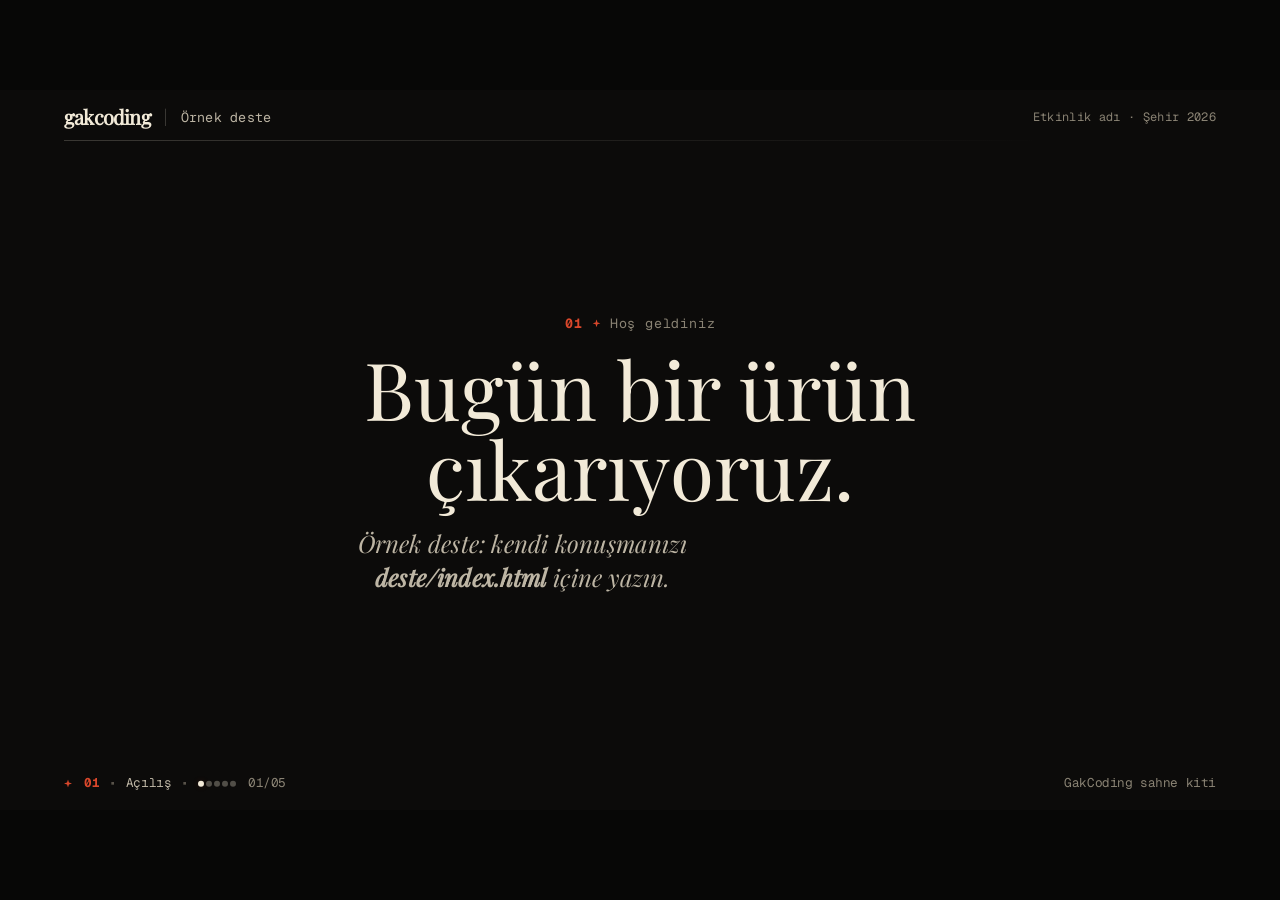
<file: deste/index.html>
<!DOCTYPE html>
<html lang="tr" data-paused="false" data-black="false">
<head>
<meta charset="utf-8">
<meta name="viewport" content="width=device-width, initial-scale=1">
<meta name="color-scheme" content="dark">
<!-- konuşmanın hedef süresi (dakika); sunucu görünümünde süre bunu geçince kızarır -->
<meta name="sure" content="10">
<title>Örnek deste · GakCoding sahne kiti</title>
<link rel="icon" href="data:,">
<link rel="stylesheet" href="fonts/fonts.css">
<link rel="stylesheet" href="fonts/fonts-gece.css">
<link rel="stylesheet" href="styles.css">
<link rel="stylesheet" href="tema-gece.css">
<link rel="stylesheet" href="yeni.css">
<script>
  /* koyu "gece" teması; açık klasik tema için bu satırı kaldırın */
  document.documentElement.dataset.tema = 'gece';
</script>
</head>
<body>
<!--
  ÖRNEK DESTE. Bu, sahne kitinin "Sunum" ekranında açılan yer tutucu destedir.
  Kendi konuşmanızı buraya yazın: her <section class="slide"> bir slayttır,
  <aside class="notes"> sunucu görünümündeki konuşmacı notudur.
  Kura slaydı (#kura) kura.js ile çalışır; takım ve konu listesi kura.js'in başındadır.
-->
<div class="viewport">
<div class="deck" id="deck" data-layout="statement">

  <div class="bg-field" aria-hidden="true"></div>
  <div class="bg-vignette" aria-hidden="true"></div>
  <div class="bg-art" id="bg-art" aria-hidden="true"></div>

  <header class="masthead">
    <div class="brand">
      <span class="brand-mark"><span class="bm-klasik">gakcoding</span><span class="bm-gece">gakcoding</span></span>
      <span class="brand-dot" aria-hidden="true"></span>
    </div>
    <span class="rule-v" aria-hidden="true"></span>
    <p class="series">Örnek deste</p>
    <span class="masthead-end">Etkinlik adı · Şehir 2026</span>
  </header>

  <main class="slides">

<section class="slide" data-layout="statement" data-chapter="Açılış">
<div class="head"><p class="kicker"><span class="kicker-num">01</span><span class="kicker-dot"></span><span class="kicker-text">Hoş geldiniz</span></p><h2 class="title">Bugün bir ürün çıkarıyoruz.</h2><p class="lede">Örnek deste: kendi konuşmanızı <b>deste/index.html</b> içine yazın.</p></div>
<aside class="notes"><p>Bu bir örnek slayttır. Konuşmacı notları sunucu görünümünde burada görünür.</p></aside></section>

<section class="slide" data-layout="statement" data-chapter="Akış">
<div class="head"><p class="kicker"><span class="kicker-num">02</span><span class="kicker-dot"></span><span class="kicker-text">Günün akışı</span></p><h2 class="title">Açılış, kura, kodlama, jüri, ödüller.</h2><p class="lede">Her adımın salon ekranı kontrol panelinden tek tıkla açılır.</p></div>
<aside class="notes"><p>Akışı kısaca anlat, ardından kuraya geç.</p></aside></section>

<section class="slide" data-layout="statement" data-chapter="Kurallar">
<div class="head"><p class="kicker"><span class="kicker-num">03</span><span class="kicker-dot"></span><span class="kicker-text">Kurallar</span></p><h2 class="title">6 saat. 15 takım. Tek ürün.</h2><p class="lede">Kodlama sayacı salon ekranında geri sayar.</p></div>
<aside class="notes"><p>Süreyi kontrol panelindeki Kodlama ekranından ayarla.</p></aside></section>

<section class="slide" data-layout="stack" data-chapter="Kura">
<div class="head"><h2 class="title"></h2></div><div class="body"><div class="kura" id="kura"></div></div>
<aside class="notes"><p>Boşluk, sağ ok, kumanda ya da tıklama çarkı çevirir. Takımlar sırayla gider, çıkan sayı konunun numarasıdır.</p><p>Yanlış çevirişte Son kurayı geri al, provadan sonra Çarkı sıfırla. İkisi de iki kez basma ister.</p></aside></section>

<section class="slide" data-layout="end" data-chapter="Kapanış">
<div class="head"><p class="kicker"><span class="kicker-num">04</span><span class="kicker-dot"></span><span class="kicker-text">Kodlama başlıyor</span></p><h2 class="title">Bol şans.</h2><p class="lede">Telefonunuzdan şarkı isteyebilir, fotoğraf gönderebilirsiniz.</p></div>
<aside class="notes"><p>Kontrol panelinden Kodlama ekranını yayınla.</p></aside></section>

  </main>

  <footer class="statusline">
    <span class="sl-dot" aria-hidden="true"></span>
    <span class="sl-num" id="sl-num">01</span>
    <span class="sl-sep" aria-hidden="true"></span>
    <span class="sl-name" id="sl-name"></span>
    <span class="sl-sep" aria-hidden="true"></span>
    <span class="sl-prog" id="sl-prog" aria-hidden="true"></span>
    <span class="sl-count" id="sl-count"></span>
    <span class="sl-gap"></span>
    <span class="sl-end">GakCoding sahne kiti</span>
  </footer>

  <div class="palette" id="palette" hidden>
    <input class="palette-input" id="palette-input" type="text" spellcheck="false" placeholder="Slayt ara ya da numara yaz" aria-label="Slayt ara">
    <div class="palette-hint"><kbd class="kbd">↑</kbd><kbd class="kbd">↓</kbd> seç · <kbd class="kbd">Enter</kbd> git · <kbd class="kbd">Esc</kbd> kapat</div>
    <ul class="palette-list" id="palette-list" role="listbox"></ul>
  </div>

  <div class="toast" id="toast" role="status" aria-live="polite"></div>
  <canvas class="wipe" id="wipe" aria-hidden="true"></canvas>
  <div class="grain" aria-hidden="true"></div>
</div>
</div>

<div class="blackout" aria-hidden="true"></div>

<script type="module" src="deck.js"></script>
<script type="module" src="sahne-kopru.js"></script>
<script src="kura.js"></script>
</body>
</html>
</file>
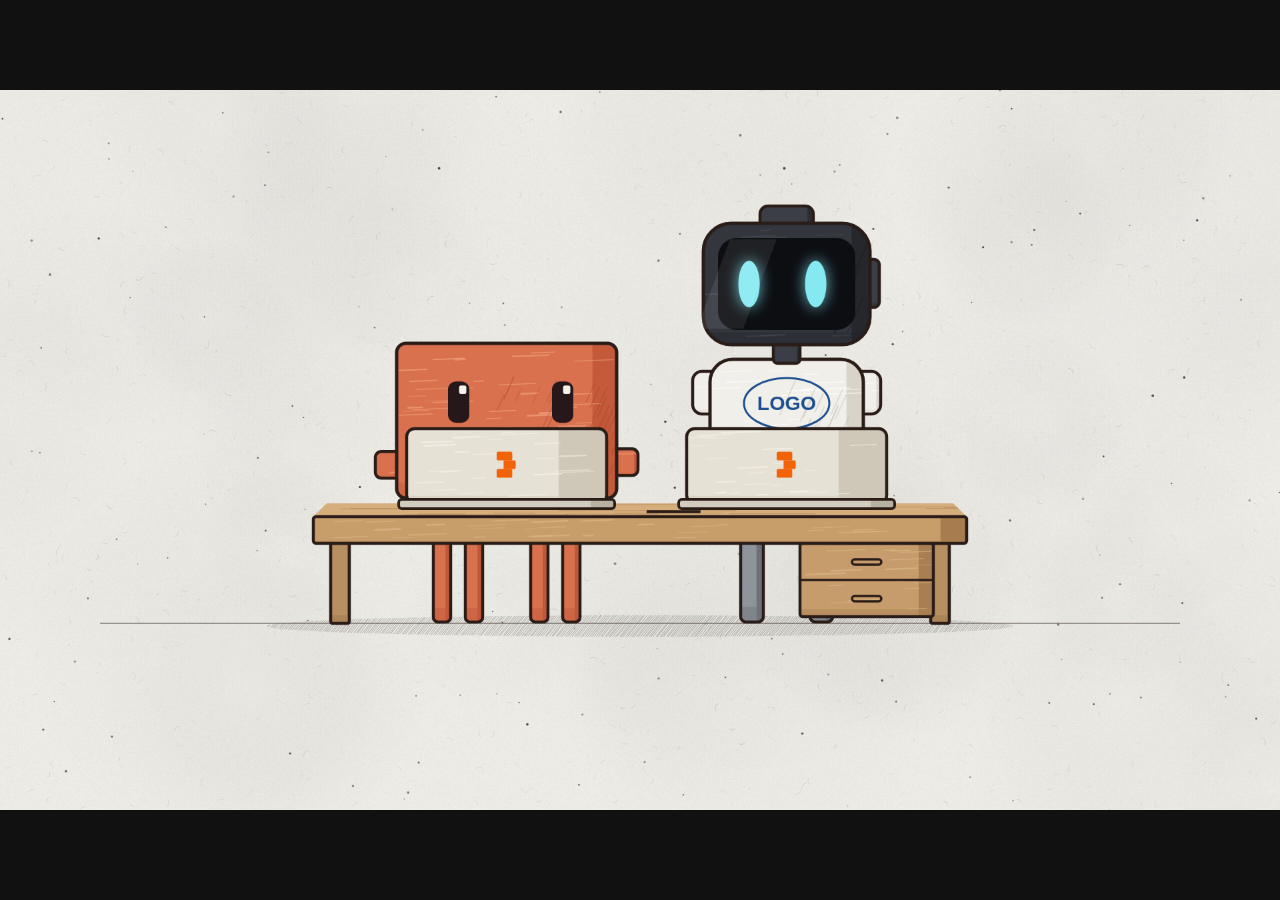
<file: giris-videosu/index.html>
<!doctype html>
<html lang="tr">
<head>
<meta charset="utf-8">
<title>GakCoding Giriş</title>
<style>
@font-face { font-family: 'Geist Mono'; src: url('../sahne-ekranlari/fonts/geist-mono-latin.woff2') format('woff2'); }
@font-face { font-family: 'Geist Mono'; src: url('../sahne-ekranlari/fonts/geist-mono-latin-ext.woff2') format('woff2'); unicode-range: U+0100-024F; }
html, body { margin: 0; background: #111; height: 100%; display: grid; place-items: center; overflow: hidden; }
canvas { width: 100vw; height: 56.25vw; max-height: 100vh; max-width: 177.78vh; }
</style>
</head>
<body>
<canvas id="c"></canvas>
<script src="sahne.js"></script>
</body>
</html>
</file>
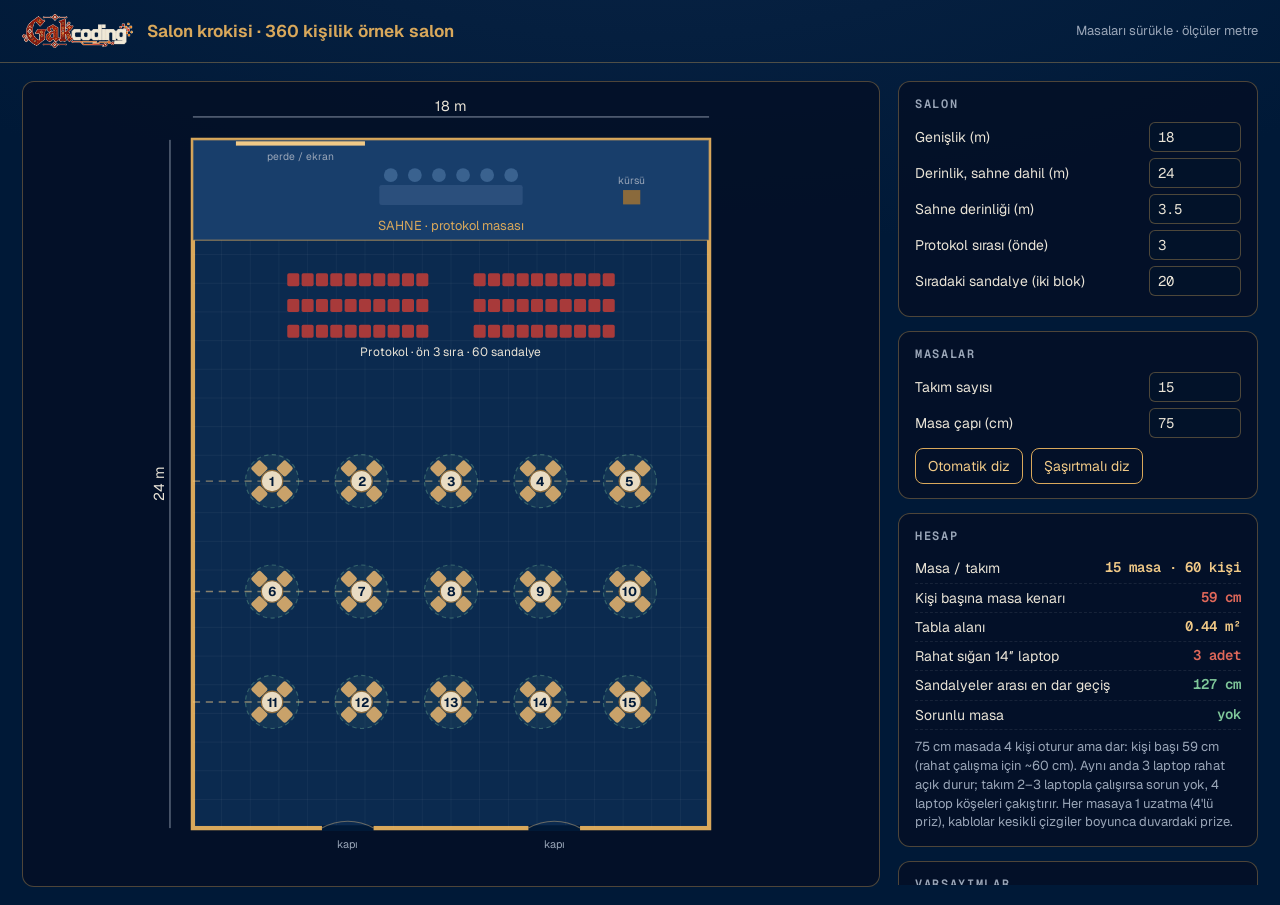
<file: salon-krokisi/index.html>
<!doctype html>
<html lang="tr">
<head>
<meta charset="utf-8">
<meta name="viewport" content="width=device-width, initial-scale=1">
<title>GakCoding Salon Krokisi</title>
<link rel="stylesheet" href="../sahne-ekranlari/fonts/fonts-efe.css">
<style>
  /* Kuşbakışı salon planı: solda ölçekli çizim (1 birim = 1 metre), sağda ayarlar ve hesaplar */
  :root {
    --bg: #001937; --panel: rgba(4,16,38,.85); --edge: rgba(217,168,91,.35);
    --gold: #d9a85b; --gold-bright: #f0c987; --fg: #e9e3d6; --fg-mute: #9aa6b8;
    --zemin: #0b2a4f; --sahne: #183e6b; --kirmizi: #e0685a; --yesil: #7fc79a;
  }
  * { box-sizing: border-box; }
  body { margin: 0; background: radial-gradient(120% 80% at 50% -20%, #0a2547, transparent 60%) fixed, var(--bg); color: var(--fg); font: 15px/1.45 'Geist', system-ui, sans-serif; }
  header { display: flex; align-items: center; gap: 14px; padding: 14px 22px; border-bottom: 1px solid var(--edge); }
  header img { height: 34px; }
  header h1 { font-size: 17px; color: var(--gold); margin: 0; font-weight: 650; }
  header p { margin: 0 0 0 auto; color: var(--fg-mute); font-size: 13px; }
  main { display: grid; grid-template-columns: minmax(0, 1fr) 360px; gap: 18px; padding: 18px 22px; }
  @media (max-width: 1000px) { main { grid-template-columns: 1fr; } }
  .cizim { background: var(--panel); border: 1px solid var(--edge); border-radius: 12px; padding: 12px; min-width: 0; }
  /* plan tek ekrana sığsın: yükseklik pencereye göre, genişlik orana göre */
  svg { width: 100%; height: calc(100vh - 120px); min-height: 360px; display: block; touch-action: none; user-select: none; }
  aside { max-height: calc(100vh - 96px); overflow-y: auto; }
  @media (max-width: 1000px) { aside { max-height: none; } }
  aside { display: flex; flex-direction: column; gap: 14px; }
  section { background: var(--panel); border: 1px solid var(--edge); border-radius: 12px; padding: 14px 16px; }
  h2 { margin: 0 0 10px; font: 600 12px 'Geist Mono', monospace; letter-spacing: .14em; text-transform: uppercase; color: var(--fg-mute); }
  label { display: grid; grid-template-columns: 1fr 92px; align-items: center; gap: 8px; margin: 6px 0; font-size: 14px; }
  input[type=number] { width: 100%; background: #021229; color: var(--fg); border: 1px solid var(--edge); border-radius: 6px; padding: 5px 8px; font: 14px 'Geist Mono', monospace; }
  .dugmeler { display: flex; gap: 8px; flex-wrap: wrap; margin-top: 10px; }
  button { background: transparent; color: var(--gold-bright); border: 1px solid var(--gold); border-radius: 8px; padding: 7px 12px; font: inherit; font-size: 14px; cursor: pointer; }
  button:hover { background: rgba(217,168,91,.12); }
  .sonuc { font-size: 14px; }
  .sonuc div { display: flex; justify-content: space-between; gap: 10px; padding: 4px 0; border-bottom: 1px dashed rgba(255,255,255,.08); }
  .sonuc b { font: 600 14px 'Geist Mono', monospace; color: var(--gold-bright); font-variant-numeric: tabular-nums; }
  .uyari { color: var(--kirmizi) !important; }
  .iyi { color: var(--yesil) !important; }
  .not { font-size: 13px; color: var(--fg-mute); margin: 8px 0 0; }
  .not li { margin: 4px 0; }
  .masa { cursor: grab; }
  .masa.surukleniyor { cursor: grabbing; }
</style>
</head>
<body>
<header>
  <img src="../sahne-ekranlari/assets/giris/logo-gakcoding-acik.webp" alt="GakCoding">
  <h1>Salon krokisi · 360 kişilik örnek salon</h1>
  <p>Masaları sürükle · ölçüler metre</p>
</header>
<main>
  <div class="cizim"><svg id="plan"></svg></div>
  <aside>
    <section>
      <h2>Salon</h2>
      <label>Genişlik (m) <input id="g" type="number" step="0.5" min="10" max="40"></label>
      <label>Derinlik, sahne dahil (m) <input id="d" type="number" step="0.5" min="10" max="40"></label>
      <label>Sahne derinliği (m) <input id="sd" type="number" step="0.5" min="0" max="8"></label>
      <label>Protokol sırası (önde) <input id="ps" type="number" step="1" min="0" max="8"></label>
      <label>Sıradaki sandalye (iki blok) <input id="pk" type="number" step="2" min="4" max="30"></label>
    </section>
    <section>
      <h2>Masalar</h2>
      <label>Takım sayısı <input id="t" type="number" step="1" min="1" max="40"></label>
      <label>Masa çapı (cm) <input id="mc" type="number" step="5" min="50" max="180"></label>
      <div class="dugmeler">
        <button id="diz">Otomatik diz</button>
        <button id="sasirt">Şaşırtmalı diz</button>
      </div>
    </section>
    <section class="sonuc" id="sonuc"></section>
    <section>
      <h2>Varsayımlar</h2>
      <ul class="not">
        <li>Resmî kaynak salonu “360 kişilik çok amaçlı salon” diye veriyor, ölçü yayınlanmamış. Ölçüler fotoğraflardaki sandalye sayısından çıkarıldı: 2 blok × 10 sandalye, ~18 sıra, sandalye aralığı 0,5 m, sıra aralığı 0,9 m.</li>
        <li>Masa ölçüsü videodaki yuvarlak kafe masalarından (~75 cm). Sandalye masadan 55 cm taşar.</li>
        <li>Ön tarafta alçak sahne, protokol masası ve kürsü; protokol sıraları sahnenin önünde, takımlar arkada; kapılar arka duvarda.</li>
        <li>Gerçek ölçü farklıysa soldaki kutulara yaz, plan kendini günceller.</li>
      </ul>
    </section>
  </aside>
</main>
<script>
const NS = 'http://www.w3.org/2000/svg';
const svg = document.getElementById('plan');
const ANAHTAR = 'gak-salon-krokisi-2';
const VARSAYILAN = { g: 18, d: 24, sd: 3.5, ps: 3, pk: 20, t: 15, mc: 75 };
const SIRA = 0.9, KOLTUK = 0.5, KORIDOR = 1.5, SANDALYE = 0.55, GECIS = 0.9;

let A = { ...VARSAYILAN }, masalar = [];
try { const k = JSON.parse(localStorage.getItem(ANAHTAR)); if (k) { A = { ...A, ...k.A }; masalar = k.masalar || []; } } catch {}
const kaydet = () => { try { localStorage.setItem(ANAHTAR, JSON.stringify({ A, masalar })); } catch {} };

for (const k of Object.keys(VARSAYILAN)) {
  const el = document.getElementById(k);
  el.value = A[k];
  el.addEventListener('input', () => {
    const v = parseFloat(el.value); if (!isFinite(v)) return;
    A[k] = v;
    if (k === 't' || k === 'g' || k === 'd' || k === 'sd' || k === 'ps') diz(false);
    else ciz();
  });
}

// protokol sıraları sahnenin hemen önünde; masalar protokolün arkasından arka kapı önüne kadar
function alan() {
  const protokolBitis = protokolBas() + A.ps * SIRA;
  const ust = protokolBitis + (A.ps ? 1.5 : 0);  // protokolün arkasında 1,5 m geçiş
  const alt = A.d - 1.2;                        // arka kapı önü 1,2 m geçiş
  return { x0: 1.2, x1: A.g - 1.2, y0: ust, y1: alt };
}
const protokolBas = () => A.sd + 1.0;          // sahne önünde 1 m boşluk
const ayakIzi = () => A.mc / 200 + SANDALYE;   // masa + sandalye yarıçapı (m)

function diz(sasirt) {
  const { x0, x1, y0, y1 } = alan(), r = ayakIzi(), n = A.t;
  const adim = 2 * r + GECIS;
  // satırlar dengeli dolsun: 15 masa 6+6+3 değil 5+5+5
  const enCok = Math.max(1, Math.floor((x1 - x0 - 2 * r) / adim) + 1);
  const satir = Math.ceil(n / enCok), sutun = Math.ceil(n / satir);
  // satırlar arası rahat bir aralık; alan büyükse blok ortalanır
  const satirAdim = satir > 1 ? Math.min((y1 - y0 - 2 * r) / (satir - 1), 2 * r + 2) : 0;
  const basY = (y0 + y1) / 2 - satirAdim * (satir - 1) / 2;
  masalar = [];
  for (let i = 0; i < n; i++) {
    const s = Math.floor(i / sutun), c = i % sutun;
    const buSatir = Math.min(sutun, n - s * sutun);
    const genislik = x1 - x0, aralik = genislik / buSatir;
    let x = x0 + aralik * (c + 0.5);
    if (sasirt && s % 2) x += Math.min(aralik / 4, 0.8) * (c === buSatir - 1 ? -1 : 1);
    const y = basY + satirAdim * s;
    masalar.push({ x: +x.toFixed(2), y: +y.toFixed(2) });
  }
  ciz();
}

const el = (ad, o = {}, ana = svg) => { const e = document.createElementNS(NS, ad); for (const k in o) e.setAttribute(k, o[k]); ana.append(e); return e; };
const yazi = (x, y, t, o = {}, ana) => { const e = el('text', { x, y, 'font-size': 0.42, fill: '#9aa6b8', 'text-anchor': 'middle', 'font-family': 'Geist, sans-serif', ...o }, ana); e.textContent = t; return e; };

function ciz() {
  svg.innerHTML = '';
  const m = 1.6;                                 // ölçü çizgileri için kenar
  svg.setAttribute('viewBox', `${-m} ${-m} ${A.g + 2 * m} ${A.d + 2 * m}`);
  // zemin ve duvarlar
  el('rect', { x: 0, y: 0, width: A.g, height: A.d, fill: '#0b2a4f', stroke: '#d9a85b', 'stroke-width': 0.15 });
  // 1 m ızgara
  for (let x = 1; x < A.g; x++) el('line', { x1: x, y1: 0, x2: x, y2: A.d, stroke: 'rgba(255,255,255,.05)', 'stroke-width': 0.03 });
  for (let y = 1; y < A.d; y++) el('line', { x1: 0, y1: y, x2: A.g, y2: y, stroke: 'rgba(255,255,255,.05)', 'stroke-width': 0.03 });
  // sahne, protokol masası, kürsü, perde
  if (A.sd > 0) {
    el('rect', { x: 0, y: 0, width: A.g, height: A.sd, fill: '#183e6b', stroke: 'rgba(217,168,91,.5)', 'stroke-width': 0.05 });
    el('rect', { x: A.g / 2 - 2.5, y: A.sd * 0.45, width: 5, height: 0.7, fill: '#2b4f7c', rx: 0.08 });
    for (let i = 0; i < 6; i++) el('circle', { cx: A.g / 2 - 2.1 + i * 0.84, cy: A.sd * 0.45 - 0.35, r: 0.24, fill: '#3a628f' });
    el('rect', { x: A.g - 3, y: A.sd * 0.5, width: 0.6, height: 0.5, fill: '#8a6a3c' });
    yazi(A.g - 2.7, A.sd * 0.5 - 0.2, 'kürsü', { 'font-size': 0.36 });
    yazi(A.g / 2, A.sd - 0.35, 'SAHNE · protokol masası', { 'font-size': 0.45, fill: '#d9a85b' });
  }
  el('rect', { x: 1.5, y: 0.05, width: 4.5, height: 0.15, fill: '#f0c987' });
  yazi(3.75, 0.7, 'perde / ekran', { 'font-size': 0.36 });
  // kapılar arka duvarda
  for (const kx of [A.g * 0.3, A.g * 0.7]) {
    el('rect', { x: kx - 0.9, y: A.d - 0.1, width: 1.8, height: 0.2, fill: '#001937' });
    el('path', { d: `M${kx - 0.9} ${A.d} A1.8 1.8 0 0 1 ${kx + 0.9} ${A.d}`, fill: 'none', stroke: 'rgba(240,201,135,.4)', 'stroke-width': 0.04 });
    yazi(kx, A.d + 0.7, 'kapı', { 'font-size': 0.38 });
  }
  // protokol sıraları
  if (A.ps > 0) {
    const yari = Math.ceil(A.pk / 2), blok = yari * KOLTUK;
    const sx = A.g / 2 - KORIDOR / 2 - blok, sagx = A.g / 2 + KORIDOR / 2;
    for (let s = 0; s < A.ps; s++) {
      const y = protokolBas() + s * SIRA + 0.15;
      for (const bx of [sx, sagx]) for (let i = 0; i < yari; i++)
        el('rect', { x: bx + i * KOLTUK + 0.04, y, width: KOLTUK - 0.08, height: 0.45, rx: 0.06, fill: '#a83a3a' });
    }
    yazi(A.g / 2, protokolBas() + A.ps * SIRA + 0.35, `Protokol · ön ${A.ps} sıra · ${A.ps * yari * 2} sandalye`, { fill: '#e9e3d6', 'font-size': 0.42 });
  }
  // ölçüler
  el('line', { x1: 0, y1: -0.8, x2: A.g, y2: -0.8, stroke: '#9aa6b8', 'stroke-width': 0.03 });
  yazi(A.g / 2, -1, `${A.g} m`, { 'font-size': 0.5, fill: '#e9e3d6' });
  el('line', { x1: -0.8, y1: 0, x2: -0.8, y2: A.d, stroke: '#9aa6b8', 'stroke-width': 0.03 });
  yazi(-1, A.d / 2, `${A.d} m`, { 'font-size': 0.5, fill: '#e9e3d6', transform: `rotate(-90 -1 ${A.d / 2})` });
  // uzatma kablosu hatları: her masa sırası boyunca kenar duvara
  const satirlar = {};
  for (const t of masalar) (satirlar[Math.round(t.y * 2)] ||= []).push(t);
  for (const k in satirlar) {
    const s = satirlar[k].sort((a, b) => a.x - b.x), y = s[0].y;
    el('line', { x1: 0, y1: y, x2: s[s.length - 1].x, y2: y, stroke: '#f0c987', 'stroke-width': 0.05, 'stroke-dasharray': '0.25 0.2', opacity: 0.55 });
  }
  // masalar
  const r = ayakIzi(), mr = A.mc / 200, sorun = cakisanlar();
  masalar.forEach((t, i) => {
    const g = el('g', { class: 'masa', transform: `translate(${t.x} ${t.y})`, 'data-i': i });
    el('circle', { r, fill: sorun.has(i) ? 'rgba(224,104,90,.18)' : 'rgba(127,199,154,.07)', stroke: sorun.has(i) ? '#e0685a' : 'rgba(127,199,154,.35)', 'stroke-width': 0.04, 'stroke-dasharray': '0.15 0.12' }, g);
    for (let a = 0; a < 4; a++) {
      const aci = Math.PI / 4 + a * Math.PI / 2, u = mr + 0.25;
      el('rect', { x: -0.22, y: -0.22, width: 0.44, height: 0.44, rx: 0.08, fill: '#c9a26a', transform: `translate(${(Math.cos(aci) * u).toFixed(3)} ${(Math.sin(aci) * u).toFixed(3)}) rotate(${aci * 180 / Math.PI + 90})` }, g);
    }
    el('circle', { r: mr, fill: '#e9dcc3', stroke: '#8a6a3c', 'stroke-width': 0.04 }, g);
    yazi(0, 0.16, i + 1, { 'font-size': 0.45, fill: '#001937', 'font-weight': 700 }, g);
  });
  sonucYaz(sorun);
  kaydet();
}

// sandalyeleri birbirine 60 cm'den yakın masalar ya da duvara/protokole taşanlar
function cakisanlar() {
  const r = ayakIzi(), s = new Set(), { y1 } = alan();
  masalar.forEach((a, i) => {
    if (a.x - r < 0.3 || a.x + r > A.g - 0.3 || a.y - r < alan().y0 - 0.6 || a.y + r > y1 + 0.6) s.add(i);
    masalar.forEach((b, j) => { if (j > i && Math.hypot(a.x - b.x, a.y - b.y) < 2 * r + 0.6) { s.add(i); s.add(j); } });
  });
  return s;
}

function sonucYaz(sorun) {
  const r = ayakIzi();
  let enYakin = Infinity;
  masalar.forEach((a, i) => masalar.forEach((b, j) => { if (j > i) enYakin = Math.min(enYakin, Math.hypot(a.x - b.x, a.y - b.y) - 2 * r); }));
  const kisiBasi = Math.PI * A.mc / 4;                 // cm masa kenarı
  const tabla = Math.PI * (A.mc / 200) ** 2;            // m²
  const laptop = 0.33 * 0.23;                           // 14" laptop m²
  // yuvarlak tablada köşeler boşa gider; dört laptop ortada çakışır, alanın ~%55'i kullanılabilir
  const sigar = Math.floor(tabla * 0.55 / laptop);
  const iyi = (b) => b ? 'iyi' : 'uyari';
  document.getElementById('sonuc').innerHTML = `
    <h2>Hesap</h2>
    <div><span>Masa / takım</span><b>${masalar.length} masa · ${masalar.length * 4} kişi</b></div>
    <div><span>Kişi başına masa kenarı</span><b class="${iyi(kisiBasi >= 60)}">${kisiBasi.toFixed(0)} cm</b></div>
    <div><span>Tabla alanı</span><b>${tabla.toFixed(2)} m²</b></div>
    <div><span>Rahat sığan 14″ laptop</span><b class="${iyi(sigar >= 4)}">${sigar} adet</b></div>
    <div><span>Sandalyeler arası en dar geçiş</span><b class="${iyi(enYakin >= 0.9)}">${isFinite(enYakin) ? (enYakin * 100).toFixed(0) + ' cm' : '–'}</b></div>
    <div><span>Sorunlu masa</span><b class="${iyi(!sorun.size)}">${sorun.size ? [...sorun].map((i) => i + 1).join(', ') : 'yok'}</b></div>
    <p class="not">${A.mc}&nbsp;cm masada 4 kişi oturur ama dar: kişi başı ${kisiBasi.toFixed(0)}&nbsp;cm (rahat çalışma için ~60&nbsp;cm). Aynı anda ${sigar} laptop rahat açık durur; takım 2–3 laptopla çalışırsa sorun yok, 4 laptop köşeleri çakıştırır. Her masaya 1 uzatma (4'lü priz), kablolar kesikli çizgiler boyunca duvardaki prize.</p>`;
}

// sürükle bırak
let tutulan = null, fark;
const nokta = (e) => { const p = svg.createSVGPoint(); p.x = e.clientX; p.y = e.clientY; return p.matrixTransform(svg.getScreenCTM().inverse()); };
svg.addEventListener('pointerdown', (e) => {
  const g = e.target.closest('.masa'); if (!g) return;
  tutulan = +g.dataset.i; const p = nokta(e);
  fark = { x: masalar[tutulan].x - p.x, y: masalar[tutulan].y - p.y };
  svg.setPointerCapture(e.pointerId);
});
svg.addEventListener('pointermove', (e) => {
  if (tutulan === null) return;
  const p = nokta(e);
  masalar[tutulan] = { x: Math.round((p.x + fark.x) * 10) / 10, y: Math.round((p.y + fark.y) * 10) / 10 };
  ciz();
  svg.querySelector(`[data-i="${tutulan}"]`)?.classList.add('surukleniyor');
});
svg.addEventListener('pointerup', () => { tutulan = null; });
document.getElementById('diz').onclick = () => diz(false);
document.getElementById('sasirt').onclick = () => diz(true);

if (masalar.length !== A.t) diz(false); else ciz();
</script>
</body>
</html>
</file>
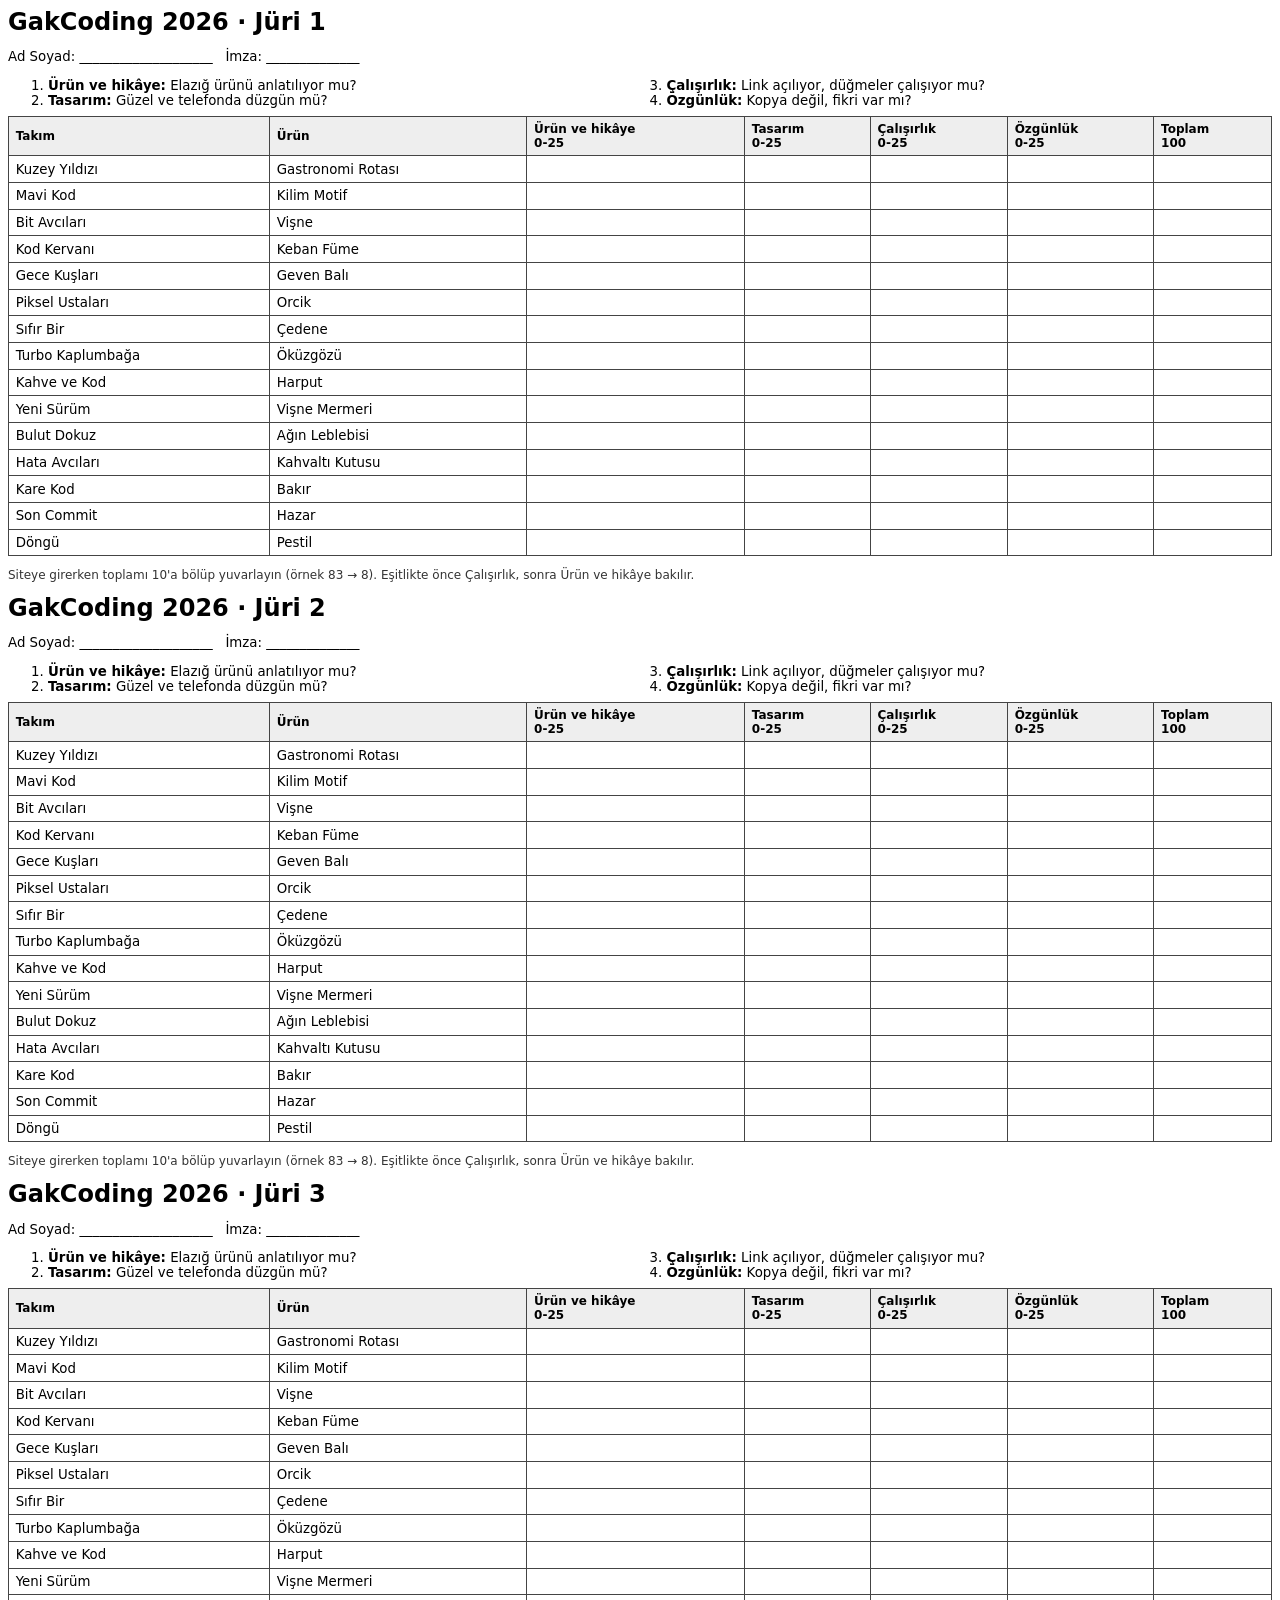
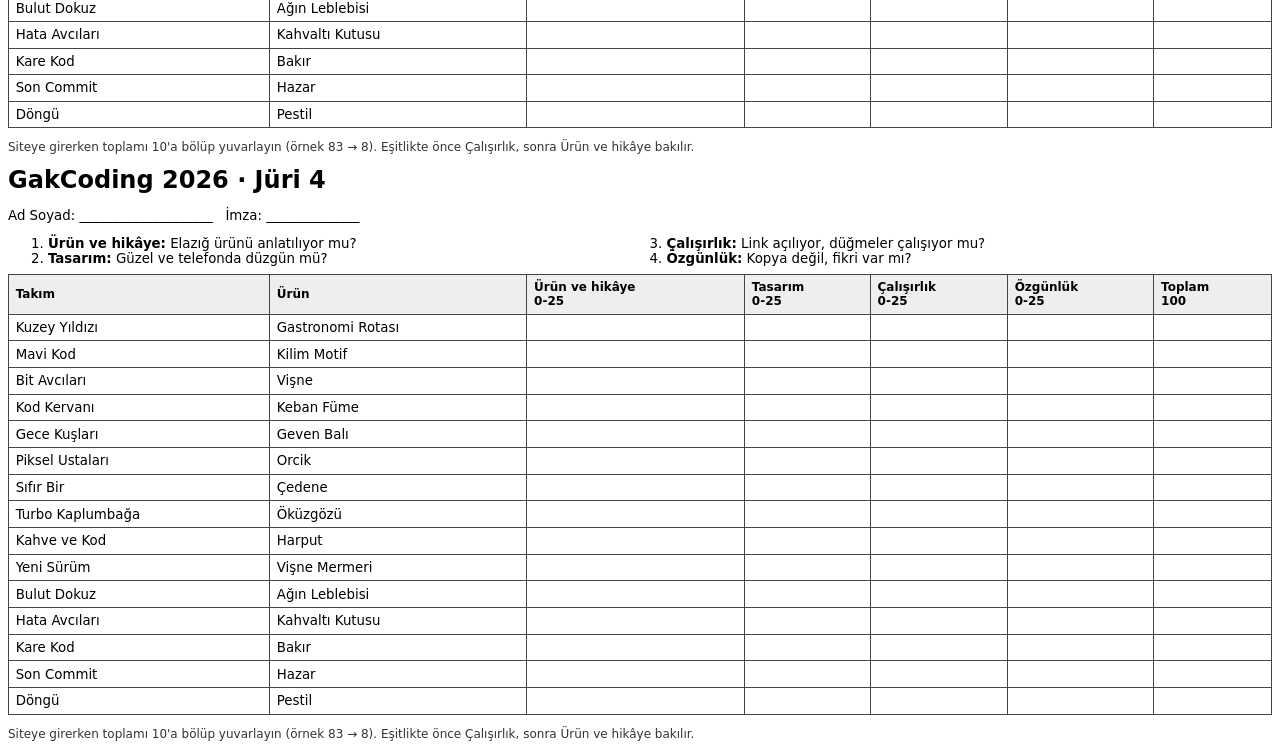
<file: juri/juri.html>
<!doctype html><meta charset=utf-8><title>Jüri oylama</title><style>@page{size:A4 landscape;margin:12mm}body{font-family:'DejaVu Sans',sans-serif;font-size:10pt}section{page-break-after:always}section:last-child{page-break-after:auto}h1{font-size:18pt;margin:0 0 6pt}ol{columns:2;margin:6pt 0}table{width:100%;border-collapse:collapse}th,td{border:1px solid #444;padding:4pt 5pt;text-align:left}th{background:#eee;font-size:9pt}.k{font-size:9pt;color:#333}</style><section><h1>GakCoding 2026 · Jüri 1</h1><p>Ad Soyad: ____________________ &nbsp; İmza: ______________</p><ol><li><b>Ürün ve hikâye:</b> Elazığ ürünü anlatılıyor mu?</li><li><b>Tasarım:</b> Güzel ve telefonda düzgün mü?</li><li><b>Çalışırlık:</b> Link açılıyor, düğmeler çalışıyor mu?</li><li><b>Özgünlük:</b> Kopya değil, fikri var mı?</li></ol>
<table><thead><tr><th>Takım</th><th>Ürün</th><th>Ürün ve hikâye<br>0-25</th><th>Tasarım<br>0-25</th><th>Çalışırlık<br>0-25</th><th>Özgünlük<br>0-25</th><th>Toplam<br>100</th></tr></thead><tbody><tr><td>Kuzey Yıldızı</td><td>Gastronomi Rotası</td><td></td><td></td><td></td><td></td><td></td></tr><tr><td>Mavi Kod</td><td>Kilim Motif</td><td></td><td></td><td></td><td></td><td></td></tr><tr><td>Bit Avcıları</td><td>Vişne</td><td></td><td></td><td></td><td></td><td></td></tr><tr><td>Kod Kervanı</td><td>Keban Füme</td><td></td><td></td><td></td><td></td><td></td></tr><tr><td>Gece Kuşları</td><td>Geven Balı</td><td></td><td></td><td></td><td></td><td></td></tr><tr><td>Piksel Ustaları</td><td>Orcik</td><td></td><td></td><td></td><td></td><td></td></tr><tr><td>Sıfır Bir</td><td>Çedene</td><td></td><td></td><td></td><td></td><td></td></tr><tr><td>Turbo Kaplumbağa</td><td>Öküzgözü</td><td></td><td></td><td></td><td></td><td></td></tr><tr><td>Kahve ve Kod</td><td>Harput</td><td></td><td></td><td></td><td></td><td></td></tr><tr><td>Yeni Sürüm</td><td>Vişne Mermeri</td><td></td><td></td><td></td><td></td><td></td></tr><tr><td>Bulut Dokuz</td><td>Ağın Leblebisi</td><td></td><td></td><td></td><td></td><td></td></tr><tr><td>Hata Avcıları</td><td>Kahvaltı Kutusu</td><td></td><td></td><td></td><td></td><td></td></tr><tr><td>Kare Kod</td><td>Bakır</td><td></td><td></td><td></td><td></td><td></td></tr><tr><td>Son Commit</td><td>Hazar</td><td></td><td></td><td></td><td></td><td></td></tr><tr><td>Döngü</td><td>Pestil</td><td></td><td></td><td></td><td></td><td></td></tr></tbody></table>
<p class="k">Siteye girerken toplamı 10'a bölüp yuvarlayın (örnek 83 → 8). Eşitlikte önce Çalışırlık, sonra Ürün ve hikâye bakılır.</p></section><section><h1>GakCoding 2026 · Jüri 2</h1><p>Ad Soyad: ____________________ &nbsp; İmza: ______________</p><ol><li><b>Ürün ve hikâye:</b> Elazığ ürünü anlatılıyor mu?</li><li><b>Tasarım:</b> Güzel ve telefonda düzgün mü?</li><li><b>Çalışırlık:</b> Link açılıyor, düğmeler çalışıyor mu?</li><li><b>Özgünlük:</b> Kopya değil, fikri var mı?</li></ol>
<table><thead><tr><th>Takım</th><th>Ürün</th><th>Ürün ve hikâye<br>0-25</th><th>Tasarım<br>0-25</th><th>Çalışırlık<br>0-25</th><th>Özgünlük<br>0-25</th><th>Toplam<br>100</th></tr></thead><tbody><tr><td>Kuzey Yıldızı</td><td>Gastronomi Rotası</td><td></td><td></td><td></td><td></td><td></td></tr><tr><td>Mavi Kod</td><td>Kilim Motif</td><td></td><td></td><td></td><td></td><td></td></tr><tr><td>Bit Avcıları</td><td>Vişne</td><td></td><td></td><td></td><td></td><td></td></tr><tr><td>Kod Kervanı</td><td>Keban Füme</td><td></td><td></td><td></td><td></td><td></td></tr><tr><td>Gece Kuşları</td><td>Geven Balı</td><td></td><td></td><td></td><td></td><td></td></tr><tr><td>Piksel Ustaları</td><td>Orcik</td><td></td><td></td><td></td><td></td><td></td></tr><tr><td>Sıfır Bir</td><td>Çedene</td><td></td><td></td><td></td><td></td><td></td></tr><tr><td>Turbo Kaplumbağa</td><td>Öküzgözü</td><td></td><td></td><td></td><td></td><td></td></tr><tr><td>Kahve ve Kod</td><td>Harput</td><td></td><td></td><td></td><td></td><td></td></tr><tr><td>Yeni Sürüm</td><td>Vişne Mermeri</td><td></td><td></td><td></td><td></td><td></td></tr><tr><td>Bulut Dokuz</td><td>Ağın Leblebisi</td><td></td><td></td><td></td><td></td><td></td></tr><tr><td>Hata Avcıları</td><td>Kahvaltı Kutusu</td><td></td><td></td><td></td><td></td><td></td></tr><tr><td>Kare Kod</td><td>Bakır</td><td></td><td></td><td></td><td></td><td></td></tr><tr><td>Son Commit</td><td>Hazar</td><td></td><td></td><td></td><td></td><td></td></tr><tr><td>Döngü</td><td>Pestil</td><td></td><td></td><td></td><td></td><td></td></tr></tbody></table>
<p class="k">Siteye girerken toplamı 10'a bölüp yuvarlayın (örnek 83 → 8). Eşitlikte önce Çalışırlık, sonra Ürün ve hikâye bakılır.</p></section><section><h1>GakCoding 2026 · Jüri 3</h1><p>Ad Soyad: ____________________ &nbsp; İmza: ______________</p><ol><li><b>Ürün ve hikâye:</b> Elazığ ürünü anlatılıyor mu?</li><li><b>Tasarım:</b> Güzel ve telefonda düzgün mü?</li><li><b>Çalışırlık:</b> Link açılıyor, düğmeler çalışıyor mu?</li><li><b>Özgünlük:</b> Kopya değil, fikri var mı?</li></ol>
<table><thead><tr><th>Takım</th><th>Ürün</th><th>Ürün ve hikâye<br>0-25</th><th>Tasarım<br>0-25</th><th>Çalışırlık<br>0-25</th><th>Özgünlük<br>0-25</th><th>Toplam<br>100</th></tr></thead><tbody><tr><td>Kuzey Yıldızı</td><td>Gastronomi Rotası</td><td></td><td></td><td></td><td></td><td></td></tr><tr><td>Mavi Kod</td><td>Kilim Motif</td><td></td><td></td><td></td><td></td><td></td></tr><tr><td>Bit Avcıları</td><td>Vişne</td><td></td><td></td><td></td><td></td><td></td></tr><tr><td>Kod Kervanı</td><td>Keban Füme</td><td></td><td></td><td></td><td></td><td></td></tr><tr><td>Gece Kuşları</td><td>Geven Balı</td><td></td><td></td><td></td><td></td><td></td></tr><tr><td>Piksel Ustaları</td><td>Orcik</td><td></td><td></td><td></td><td></td><td></td></tr><tr><td>Sıfır Bir</td><td>Çedene</td><td></td><td></td><td></td><td></td><td></td></tr><tr><td>Turbo Kaplumbağa</td><td>Öküzgözü</td><td></td><td></td><td></td><td></td><td></td></tr><tr><td>Kahve ve Kod</td><td>Harput</td><td></td><td></td><td></td><td></td><td></td></tr><tr><td>Yeni Sürüm</td><td>Vişne Mermeri</td><td></td><td></td><td></td><td></td><td></td></tr><tr><td>Bulut Dokuz</td><td>Ağın Leblebisi</td><td></td><td></td><td></td><td></td><td></td></tr><tr><td>Hata Avcıları</td><td>Kahvaltı Kutusu</td><td></td><td></td><td></td><td></td><td></td></tr><tr><td>Kare Kod</td><td>Bakır</td><td></td><td></td><td></td><td></td><td></td></tr><tr><td>Son Commit</td><td>Hazar</td><td></td><td></td><td></td><td></td><td></td></tr><tr><td>Döngü</td><td>Pestil</td><td></td><td></td><td></td><td></td><td></td></tr></tbody></table>
<p class="k">Siteye girerken toplamı 10'a bölüp yuvarlayın (örnek 83 → 8). Eşitlikte önce Çalışırlık, sonra Ürün ve hikâye bakılır.</p></section><section><h1>GakCoding 2026 · Jüri 4</h1><p>Ad Soyad: ____________________ &nbsp; İmza: ______________</p><ol><li><b>Ürün ve hikâye:</b> Elazığ ürünü anlatılıyor mu?</li><li><b>Tasarım:</b> Güzel ve telefonda düzgün mü?</li><li><b>Çalışırlık:</b> Link açılıyor, düğmeler çalışıyor mu?</li><li><b>Özgünlük:</b> Kopya değil, fikri var mı?</li></ol>
<table><thead><tr><th>Takım</th><th>Ürün</th><th>Ürün ve hikâye<br>0-25</th><th>Tasarım<br>0-25</th><th>Çalışırlık<br>0-25</th><th>Özgünlük<br>0-25</th><th>Toplam<br>100</th></tr></thead><tbody><tr><td>Kuzey Yıldızı</td><td>Gastronomi Rotası</td><td></td><td></td><td></td><td></td><td></td></tr><tr><td>Mavi Kod</td><td>Kilim Motif</td><td></td><td></td><td></td><td></td><td></td></tr><tr><td>Bit Avcıları</td><td>Vişne</td><td></td><td></td><td></td><td></td><td></td></tr><tr><td>Kod Kervanı</td><td>Keban Füme</td><td></td><td></td><td></td><td></td><td></td></tr><tr><td>Gece Kuşları</td><td>Geven Balı</td><td></td><td></td><td></td><td></td><td></td></tr><tr><td>Piksel Ustaları</td><td>Orcik</td><td></td><td></td><td></td><td></td><td></td></tr><tr><td>Sıfır Bir</td><td>Çedene</td><td></td><td></td><td></td><td></td><td></td></tr><tr><td>Turbo Kaplumbağa</td><td>Öküzgözü</td><td></td><td></td><td></td><td></td><td></td></tr><tr><td>Kahve ve Kod</td><td>Harput</td><td></td><td></td><td></td><td></td><td></td></tr><tr><td>Yeni Sürüm</td><td>Vişne Mermeri</td><td></td><td></td><td></td><td></td><td></td></tr><tr><td>Bulut Dokuz</td><td>Ağın Leblebisi</td><td></td><td></td><td></td><td></td><td></td></tr><tr><td>Hata Avcıları</td><td>Kahvaltı Kutusu</td><td></td><td></td><td></td><td></td><td></td></tr><tr><td>Kare Kod</td><td>Bakır</td><td></td><td></td><td></td><td></td><td></td></tr><tr><td>Son Commit</td><td>Hazar</td><td></td><td></td><td></td><td></td><td></td></tr><tr><td>Döngü</td><td>Pestil</td><td></td><td></td><td></td><td></td><td></td></tr></tbody></table>
<p class="k">Siteye girerken toplamı 10'a bölüp yuvarlayın (örnek 83 → 8). Eşitlikte önce Çalışırlık, sonra Ürün ve hikâye bakılır.</p></section>
</file>
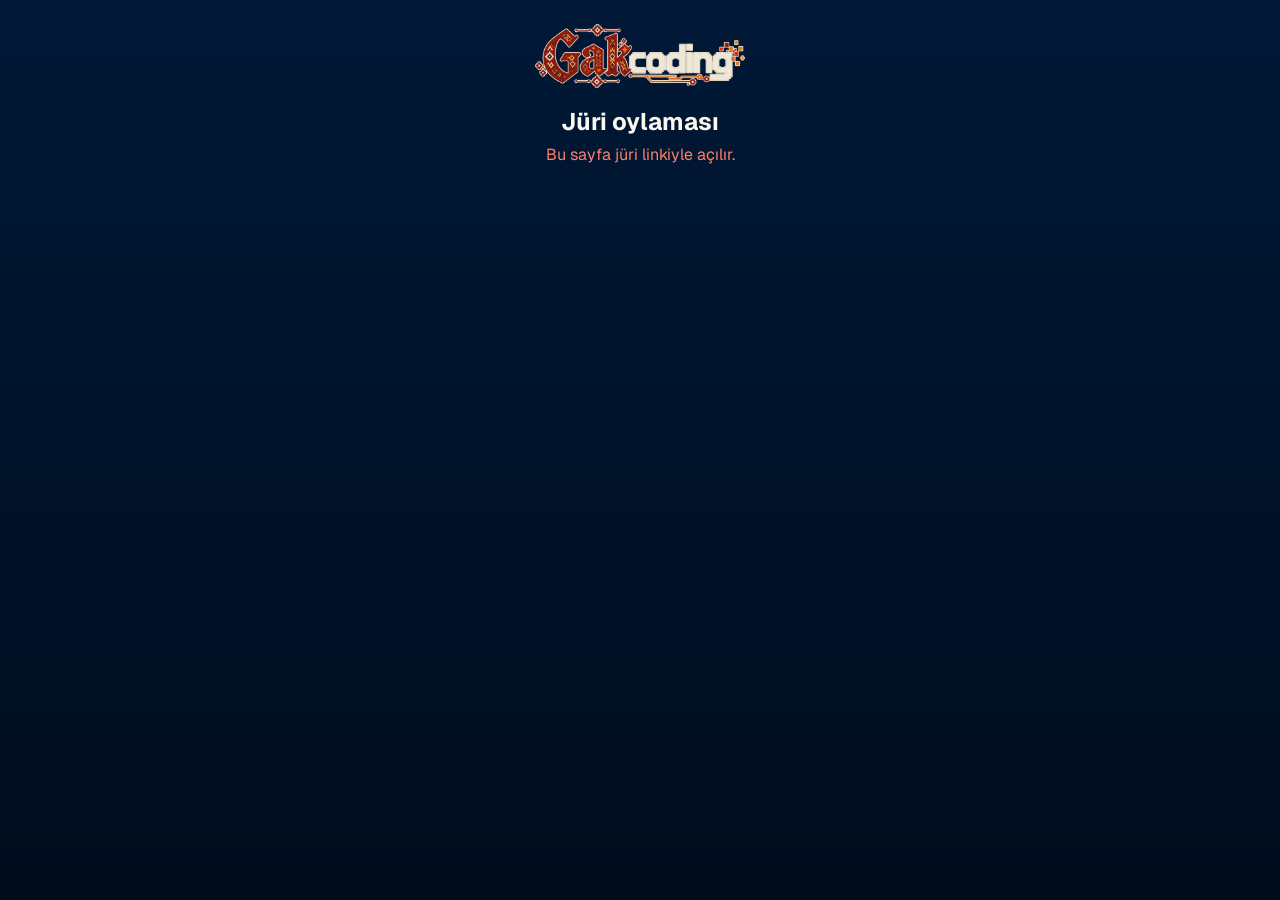
<file: sahne-sunucu/public/juri.html>
<!doctype html>
<html lang="tr">
<head>
<meta charset="utf-8">
<meta name="viewport" content="width=device-width, initial-scale=1, viewport-fit=cover">
<meta name="theme-color" content="#001937">
<meta name="referrer" content="no-referrer">
<meta name="robots" content="noindex">
<title>GakCoding · Jüri</title>
<link rel="stylesheet" href="fonts/fonts.css">
<style>
  :root { --bg: #001937; --bg-deep: #000c1c; --panel: rgba(4, 16, 38, 0.82); --edge: rgba(217, 168, 91, 0.38); --fg: #fbf6ee; --soft: #cdd3df; --mute: #8f9ab0; --gold: #d9a85b; --gold-bright: #f0c987; --slate: #4cd394; --clay: #ff7f66; }
  * { box-sizing: border-box; margin: 0; }
  body { min-height: 100dvh; color: var(--fg); font: 16px/1.45 'Geist', system-ui, sans-serif; background: linear-gradient(180deg, var(--bg), var(--bg-deep)); }
  main { max-width: 640px; margin: 0 auto; padding: max(24px, env(safe-area-inset-top)) 16px 96px; }
  header { text-align: center; margin-bottom: 20px; }
  header img { width: min(210px, 60vw); height: auto; }
  h1 { font-size: 24px; margin-top: 10px; }
  .not { color: var(--soft); margin-top: 4px; }
  .kart { border: 1px solid var(--edge); border-radius: 16px; background: var(--panel); padding: 16px; margin-top: 12px; }
  .kart.tamam { border-color: var(--slate); }
  .kart h2 { font-size: 20px; line-height: 1.2; overflow-wrap: anywhere; }
  .kart p { color: var(--gold-bright); font-size: 15px; margin-top: 2px; overflow-wrap: anywhere; }
  .kart a { display: inline-block; margin-top: 8px; color: var(--fg); font-size: 15px; overflow-wrap: anywhere; }
  .puanlar { display: grid; grid-template-columns: repeat(5, 1fr); gap: 6px; margin-top: 12px; }
  .puanlar button { min-height: 44px; font: 600 17px 'Geist', system-ui, sans-serif; color: var(--fg); background: rgba(0, 12, 28, .75); border: 1px solid var(--edge); border-radius: 10px; cursor: pointer; }
  .puanlar button[aria-pressed=true] { background: var(--gold); border-color: var(--gold); color: #1a1205; }
  .puanlar button:disabled { opacity: .5; cursor: default; }
  .alt { position: fixed; left: 0; right: 0; bottom: 0; padding: 12px 16px max(12px, env(safe-area-inset-bottom)); text-align: center; background: rgba(0, 12, 28, .94); border-top: 1px solid var(--edge); }
  .hata { color: var(--clay); }
</style>
</head>
<body>
<main>
  <header><img src="logo.webp" alt="GakCoding"><h1 id="baslik">Jüri oylaması</h1><p class="not" id="alt">Yükleniyor…</p></header>
  <div id="liste"></div>
</main>
<div class="alt" id="durum" hidden></div>
<script>
  const k = location.hash.slice(1), $ = (id) => document.getElementById(id);
  let V = null;
  const yaz = (m, hata) => { $('alt').textContent = m; $('alt').classList.toggle('hata', !!hata); };
  const post = async (yol, g) => {
    const r = await fetch(yol, { method: 'POST', headers: { 'content-type': 'application/json' }, body: JSON.stringify({ k, ...g }) });
    const d = await r.json().catch(() => ({}));
    if (!r.ok) throw new Error(d.hata || 'Bağlantı sorunu, tekrar dene.');
    return d;
  };
  function ciz() {
    $('baslik').textContent = `Merhaba ${V.ad}`;
    yaz(V.acik ? 'Her takıma 1-10 arası puan ver. Puanın anında kaydedilir, oylama kapanana kadar değiştirebilirsin. Puanını kimse göremez.' : 'Oylama şu an kapalı.');
    const liste = $('liste');
    liste.textContent = '';
    for (const t of V.takimlar) {
      const kart = document.createElement('article');
      kart.className = 'kart' + (V.oylarim[t.id] ? ' tamam' : '');
      const h = document.createElement('h2'); h.textContent = t.ad; kart.append(h);
      if (t.proje) { const p = document.createElement('p'); p.textContent = t.proje; kart.append(p); }
      if (t.site) { const a = document.createElement('a'); a.href = t.site; a.target = '_blank'; a.rel = 'noopener noreferrer'; a.textContent = 'Siteyi aç ↗'; kart.append(a); }
      const puanlar = document.createElement('div'); puanlar.className = 'puanlar';
      for (let p = 1; p <= 10; p++) {
        const b = document.createElement('button');
        b.textContent = p; b.disabled = !V.acik; b.setAttribute('aria-pressed', V.oylarim[t.id] === p);
        b.addEventListener('click', () => oyla(t.id, p));
        puanlar.append(b);
      }
      kart.append(puanlar); liste.append(kart);
    }
    const bitti = V.takimlar.filter((t) => V.oylarim[t.id]).length;
    $('durum').hidden = !V.takimlar.length; $('durum').textContent = `${bitti} / ${V.takimlar.length} takım puanlandı`;
  }
  async function oyla(takim, puan) {
    const eski = V.oylarim[takim];
    V.oylarim[takim] = puan; ciz();
    try { await post('/api/juri/oy', { takim, puan }); }
    catch (e) { V.oylarim[takim] = eski; ciz(); yaz(e.message, true); }
  }
  async function yukle() {
    try { V = await post('/api/juri/oku', {}); ciz(); }
    catch (e) { yaz(e.message, true); }
  }
  if (k) { yukle(); setInterval(() => { if (!document.hidden) yukle(); }, 30000); } else yaz('Bu sayfa jüri linkiyle açılır.', true);
</script>
</body>
</html>
</file>
<file: deste/fonts/fonts.css>
/* Yerel fontlar (SIL OFL). Sahnede internet olmasa da çalışır. */
/* Fraunces latin-ext */
@font-face {
  font-family: 'Fraunces';
  font-style: normal;
  font-weight: 400 900;
  font-display: swap;
  src: url(fraunces-latin-ext.woff2) format('woff2');
  unicode-range: U+0100-02BA, U+02BD-02C5, U+02C7-02CC, U+02CE-02D7, U+02DD-02FF, U+0304, U+0308, U+0329, U+1D00-1DBF, U+1E00-1E9F, U+1EF2-1EFF, U+2020, U+20A0-20AB, U+20AD-20C4, U+2113, U+2C60-2C7F, U+A720-A7FF;
}
/* Fraunces latin */
@font-face {
  font-family: 'Fraunces';
  font-style: normal;
  font-weight: 400 900;
  font-display: swap;
  src: url(fraunces-latin.woff2) format('woff2');
  unicode-range: U+0000-00FF, U+0131, U+0152-0153, U+02BB-02BC, U+02C6, U+02DA, U+02DC, U+0304, U+0308, U+0329, U+2000-206F, U+20AC, U+2122, U+2191, U+2193, U+2212, U+2215, U+FEFF, U+FFFD;
}
/* JetBrains Mono latin-ext */
@font-face {
  font-family: 'JetBrains Mono';
  font-style: normal;
  font-weight: 400 700;
  font-display: swap;
  src: url(jetbrains-mono-latin-ext.woff2) format('woff2');
  unicode-range: U+0100-02BA, U+02BD-02C5, U+02C7-02CC, U+02CE-02D7, U+02DD-02FF, U+0304, U+0308, U+0329, U+1D00-1DBF, U+1E00-1E9F, U+1EF2-1EFF, U+2020, U+20A0-20AB, U+20AD-20C4, U+2113, U+2C60-2C7F, U+A720-A7FF;
}
/* JetBrains Mono latin */
@font-face {
  font-family: 'JetBrains Mono';
  font-style: normal;
  font-weight: 400 700;
  font-display: swap;
  src: url(jetbrains-mono-latin.woff2) format('woff2');
  unicode-range: U+0000-00FF, U+0131, U+0152-0153, U+02BB-02BC, U+02C6, U+02DA, U+02DC, U+0304, U+0308, U+0329, U+2000-206F, U+20AC, U+2122, U+2191, U+2193, U+2212, U+2215, U+FEFF, U+FFFD;
}
/* Schibsted Grotesk latin-ext */
@font-face {
  font-family: 'Schibsted Grotesk';
  font-style: normal;
  font-weight: 400 800;
  font-display: swap;
  src: url(schibsted-grotesk-latin-ext.woff2) format('woff2');
  unicode-range: U+0100-02BA, U+02BD-02C5, U+02C7-02CC, U+02CE-02D7, U+02DD-02FF, U+0304, U+0308, U+0329, U+1D00-1DBF, U+1E00-1E9F, U+1EF2-1EFF, U+2020, U+20A0-20AB, U+20AD-20C4, U+2113, U+2C60-2C7F, U+A720-A7FF;
}
/* Schibsted Grotesk latin */
@font-face {
  font-family: 'Schibsted Grotesk';
  font-style: normal;
  font-weight: 400 800;
  font-display: swap;
  src: url(schibsted-grotesk-latin.woff2) format('woff2');
  unicode-range: U+0000-00FF, U+0131, U+0152-0153, U+02BB-02BC, U+02C6, U+02DA, U+02DC, U+0304, U+0308, U+0329, U+2000-206F, U+20AC, U+2122, U+2191, U+2193, U+2212, U+2215, U+FEFF, U+FFFD;
}
</file>
<file: deste/fonts/fonts-gece.css>
/* Baykuş gecesi teması için yerel fontlar (SIL OFL). */
@font-face { font-family: 'Geist'; font-style: normal; font-weight: 100 900; font-display: swap; src: url(geist-latin-ext.woff2) format('woff2'); unicode-range: U+0100-02BA, U+02BD-02C5, U+02C7-02CC, U+02CE-02D7, U+02DD-02FF, U+0304, U+0308, U+0329, U+1D00-1DBF, U+1E00-1E9F, U+1EF2-1EFF, U+2020, U+20A0-20AB, U+20AD-20C4, U+2113, U+2C60-2C7F, U+A720-A7FF; }
@font-face { font-family: 'Geist'; font-style: normal; font-weight: 100 900; font-display: swap; src: url(geist-latin.woff2) format('woff2'); unicode-range: U+0000-00FF, U+0131, U+0152-0153, U+02BB-02BC, U+02C6, U+02DA, U+02DC, U+0304, U+0308, U+0329, U+2000-206F, U+20AC, U+2122, U+2191, U+2193, U+2212, U+2215, U+FEFF, U+FFFD; }
@font-face { font-family: 'Geist Mono'; font-style: normal; font-weight: 100 900; font-display: swap; src: url(geist-mono-latin-ext.woff2) format('woff2'); unicode-range: U+0100-02BA, U+02BD-02C5, U+02C7-02CC, U+02CE-02D7, U+02DD-02FF, U+0304, U+0308, U+0329, U+1D00-1DBF, U+1E00-1E9F, U+1EF2-1EFF, U+2020, U+20A0-20AB, U+20AD-20C4, U+2113, U+2C60-2C7F, U+A720-A7FF; }
@font-face { font-family: 'Geist Mono'; font-style: normal; font-weight: 100 900; font-display: swap; src: url(geist-mono-latin.woff2) format('woff2'); unicode-range: U+0000-00FF, U+0131, U+0152-0153, U+02BB-02BC, U+02C6, U+02DA, U+02DC, U+0304, U+0308, U+0329, U+2000-206F, U+20AC, U+2122, U+2191, U+2193, U+2212, U+2215, U+FEFF, U+FFFD; }
@font-face { font-family: 'Instrument Serif'; font-style: italic; font-weight: 400; font-display: swap; src: url(instrument-serif-latin-ext-italic.woff2) format('woff2'); unicode-range: U+0100-02BA, U+02BD-02C5, U+02C7-02CC, U+02CE-02D7, U+02DD-02FF, U+0304, U+0308, U+0329, U+1D00-1DBF, U+1E00-1E9F, U+1EF2-1EFF, U+2020, U+20A0-20AB, U+20AD-20C4, U+2113, U+2C60-2C7F, U+A720-A7FF; }
@font-face { font-family: 'Instrument Serif'; font-style: italic; font-weight: 400; font-display: swap; src: url(instrument-serif-latin-italic.woff2) format('woff2'); unicode-range: U+0000-00FF, U+0131, U+0152-0153, U+02BB-02BC, U+02C6, U+02DA, U+02DC, U+0304, U+0308, U+0329, U+2000-206F, U+20AC, U+2122, U+2191, U+2193, U+2212, U+2215, U+FEFF, U+FFFD; }
</file>
<file: deste/styles.css>
/* Sahne sunumu: tek tema, koyu ve sıcak.
   Sahne 1920x1080 sabit tuval olarak çizilir, deck.js onu ekrana sığacak kadar ölçekler.
   Böylece projektör çözünürlüğü ne olursa olsun yerleşim bozulmaz; tüm ölçüler px.

   Renk kuralı: --gold sunucunun vurgusu (ilerleme, odak, seçim, önemli kelime),
   --clay ikinci konu, --slate üçüncü konu. Bir öğede iki vurgu rengi asla birlikte olmaz.
   text-transform kullanılmaz: Türkçe yerelde i/İ dönüşümü İngilizce terimleri bozar. */

:root {
  /* zeminler */
  --bg: #1b1712;
  --bg-deep: #13100c;
  --bg-well: #221d18;
  --panel: #2e2822;
  --panel-edge: #4a3f33;

  /* tek açık ton: sadece küçük etiket ve damgalar için, asla panel için değil */
  --oat: #d8c6a8;
  --oat-ink: #1b1712;

  /* metin */
  --ink: #1b1712;
  --fg: #e9e1d2;
  --fg-soft: #b3a994;
  --fg-mute: #857b69;
  --line: rgba(233, 225, 210, 0.12);
  --line-strong: rgba(233, 225, 210, 0.26);

  /* vurgular */
  --gold: #e8b23a;
  --gold-bright: #f2c65a;
  --gold-glow: rgba(232, 178, 58, 0.2);
  --clay: #d97757;
  --clay-glow: rgba(217, 119, 87, 0.22);
  --slate: #7e97a0;
  --slate-glow: rgba(126, 151, 160, 0.22);
  --allow: #8aa672;
  --deny: #d2553b;

  /* yazı */
  --font-display: 'Fraunces', 'Iowan Old Style', Georgia, serif;
  --font-body: 'Schibsted Grotesk', system-ui, sans-serif;
  --font-mono: 'JetBrains Mono', ui-monospace, Menlo, monospace;

  /* 1920x1080 tuval için ölçek; salonun arkasından okunacak kadar büyük */
  --step--1: 20px;
  --step-0: 28px;
  --step-1: 36px;
  --step-2: 48px;
  --step-3: 72px;
  --step-4: 112px;
  --step-5: 168px;

  /* piksel: bloklu her şey buna oturur */
  --px: 8px;
  --radius: 12px;
  --radius-lg: 22px;
  --gutter: 96px;

  --ease-out: cubic-bezier(0.16, 1, 0.3, 1);
  --ease-in-out: cubic-bezier(0.65, 0, 0.35, 1);

  color-scheme: dark;
}

*,
*::before,
*::after { box-sizing: border-box; }

html,
body {
  height: 100%;
  margin: 0;
  overflow: hidden;
  background: #000;
}

body {
  color: var(--fg);
  font-family: var(--font-body);
  font-size: var(--step-0);
  line-height: 1.45;
  -webkit-font-smoothing: antialiased;
}

em { font-style: normal; color: var(--gold); }
strong { font-weight: 700; color: var(--fg); }
code { font-family: var(--font-mono); font-size: 0.86em; color: var(--gold-bright); }

/* ---------- tuval ---------- */

.viewport {
  position: fixed;
  inset: 0;
  background: var(--bg-deep);
}

.deck {
  position: absolute;
  left: 50%;
  top: 50%;
  width: 1920px;
  height: 1080px;
  overflow: hidden;
  background: var(--bg);
  transform-origin: center;
  transform: translate(-50%, -50%) scale(var(--scale, 1));
  display: grid;
  grid-template-rows: auto minmax(0, 1fr) auto;
}

/* ---------- ortam: ızgara, sıcak ışık, bulanık bölüm rengi, gren ---------- */

.bg-field,
.bg-vignette,
.bg-art,
.grain {
  position: absolute;
  inset: 0;
  pointer-events: none;
  z-index: 0;
}
.bg-field {
  background-image:
    repeating-linear-gradient(0deg, var(--line) 0 1px, transparent 1px calc(var(--px) * 7)),
    repeating-linear-gradient(90deg, var(--line) 0 1px, transparent 1px calc(var(--px) * 7));
  opacity: 0.35;
  -webkit-mask-image: radial-gradient(120% 100% at 50% 0%, #000 10%, transparent 78%);
  mask-image: radial-gradient(120% 100% at 50% 0%, #000 10%, transparent 78%);
}
.bg-vignette {
  background-image:
    radial-gradient(90% 62% at 12% -8%, color-mix(in srgb, var(--clay) 13%, transparent), transparent 66%),
    radial-gradient(78% 60% at 96% 108%, color-mix(in srgb, var(--gold) 11%, transparent), transparent 64%);
}
/* oda, o anki bölüm görselinin rengini alır */
.bg-art {
  inset: -7%;
  background-size: cover;
  background-position: center;
  filter: blur(90px) saturate(1.2);
  opacity: 0;
  transition: opacity 900ms var(--ease-out);
}
.bg-art[data-on='true'] { opacity: 0.34; }
/* riso/gravür dokusu: her şeyin üstünde çok hafif bir gren */
.grain {
  z-index: 60;
  opacity: 0.07;
  mix-blend-mode: overlay;
  background-image: url("data:image/svg+xml;utf8,<svg xmlns='http://www.w3.org/2000/svg' width='220' height='220'><filter id='n'><feTurbulence type='fractalNoise' baseFrequency='0.9' numOctaves='2' stitchTiles='stitch'/></filter><rect width='100%' height='100%' filter='url(%23n)'/></svg>");
}

.masthead,
.slides,
.statusline { position: relative; z-index: 2; }

/* ---------- üst şerit ---------- */

.masthead {
  display: flex;
  align-items: center;
  gap: 22px;
  padding: 26px var(--gutter) 20px;
  z-index: 5;
}
.masthead::after {
  content: '';
  position: absolute;
  left: var(--gutter);
  right: var(--gutter);
  bottom: 0;
  height: 1px;
  background: repeating-linear-gradient(90deg, var(--line-strong) 0 var(--px), transparent var(--px) calc(var(--px) * 2));
}
.brand { display: inline-flex; align-items: baseline; gap: 6px; }
.brand-mark {
  font-family: var(--font-display);
  font-weight: 900;
  font-size: 32px;
  letter-spacing: -0.045em;
  line-height: 1;
}
.brand-dot {
  width: var(--px);
  height: var(--px);
  background: var(--gold);
  box-shadow: 0 0 14px var(--gold-glow);
}
.rule-v { width: 1px; height: 26px; background: var(--line-strong); }
.series {
  margin: 0;
  font-family: var(--font-mono);
  font-size: var(--step--1);
  color: var(--fg-soft);
  letter-spacing: 0.02em;
}
.masthead-end {
  margin-left: auto;
  font-family: var(--font-mono);
  font-size: 18px;
  color: var(--fg-mute);
}

/* ---------- slaytlar ---------- */

.slides { position: relative; }

.slide {
  position: absolute;
  inset: 0;
  padding: 48px var(--gutter) 40px;
  display: grid;
  opacity: 0;
  visibility: hidden;
  transition: opacity 420ms var(--ease-out), visibility 0s linear 420ms;
}
.slide.is-current {
  opacity: 1;
  visibility: visible;
  transition: opacity 420ms var(--ease-out), visibility 0s;
}
.slide > .notes { display: none; }

/* sahneye giren içerik hafifçe yükselir */
.slide .head,
.slide .body {
  transition: transform 640ms var(--ease-out) 120ms, opacity 520ms var(--ease-out) 120ms;
}
.slide:not(.is-current) .head,
.slide:not(.is-current) .body { transform: translateY(18px); opacity: 0; }

/* adım adım açılan öğeler */
.step {
  opacity: 0;
  transform: translateY(14px);
  transition: opacity 420ms var(--ease-out), transform 520ms var(--ease-out);
}
.step.is-on { opacity: 1; transform: none; }
/* önceki adımlar soluklaşsın istenirse: data-focus="true" */
.slide[data-focus='true'] .step.is-on:not(.is-last) { opacity: 0.42; }

/* ---------- ortak başlık bloğu ---------- */

.kicker {
  display: flex;
  align-items: center;
  gap: 14px;
  margin: 0 0 22px;
  font-family: var(--font-mono);
  font-size: var(--step--1);
  letter-spacing: 0.1em;
  color: var(--gold);
}
.kicker-num { font-weight: 700; font-variant-numeric: tabular-nums; }
.kicker-dot { width: 6px; height: 6px; background: currentColor; }
.kicker-text { color: var(--fg-soft); letter-spacing: 0.06em; }

.title {
  margin: 0;
  font-family: var(--font-display);
  font-weight: 600;
  font-size: var(--title-size, var(--step-3));
  line-height: 0.98;
  letter-spacing: -0.042em;
  text-wrap: balance;
  max-width: var(--title-max, 18ch);
}
.lede {
  margin: 26px 0 0;
  max-width: var(--lede-max, 40ch);
  font-size: var(--step-1);
  line-height: 1.45;
  color: var(--fg-soft);
  text-wrap: balance;
}

/* ---------- görsel: yüklenemezse sıcak bir spot ışığı yedeği ---------- */

.art {
  position: relative;
  margin: 0;
  overflow: hidden;
  background:
    radial-gradient(60% 70% at 78% 18%, color-mix(in srgb, var(--gold) 26%, transparent), transparent 70%),
    radial-gradient(80% 80% at 20% 110%, color-mix(in srgb, var(--clay) 18%, transparent), transparent 70%),
    var(--bg-well);
}
.art > img,
.art > video {
  display: block;
  width: 100%;
  height: 100%;
  object-fit: cover;
  object-position: var(--art-pos, 50% 50%);
}
.art.art-missing > img,
.art.art-missing > video { display: none; }
.art.art-missing::after {
  content: attr(data-label);
  position: absolute;
  right: 6%;
  bottom: 4%;
  font-family: var(--font-display);
  font-weight: 900;
  font-size: 260px;
  line-height: 0.8;
  letter-spacing: -0.06em;
  color: color-mix(in srgb, var(--fg) 7%, transparent);
}

/* ---------- düzen: opener (bölüm kapağı, tam ekran görsel) ---------- */

.slide[data-layout='opener'] { padding: 0; }
.slide[data-layout='opener'] .art {
  position: absolute;
  inset: -140px 0 -110px; /* üst şerit ve durum çubuğunun altına taşar */
  z-index: 0;
}
.slide[data-layout='opener'] .art > img { animation: drift 26s var(--ease-in-out) infinite alternate; }
/* video kendi hareketini taşır, sadece hafif bir büyütmeyle kenarları gizlenir */
.slide[data-layout='opener'] .art > video { transform: scale(1.02); }
@keyframes drift {
  from { transform: scale(1.02); }
  to { transform: scale(1.085) translate(-1.1%, -0.8%); }
}
html[data-paused='true'] .art > img { animation-play-state: paused; }

.slide[data-layout='opener'] .scrim {
  position: absolute;
  inset: -140px 0 -110px;
  z-index: 1;
  --sx: 0%;
  background:
    linear-gradient(0deg, color-mix(in srgb, var(--bg-deep) 88%, transparent) 0%, transparent 34%),
    radial-gradient(74% 108% at var(--sx) 100%, color-mix(in srgb, var(--bg-deep) 96%, transparent) 0%, color-mix(in srgb, var(--bg-deep) 82%, transparent) 36%, color-mix(in srgb, var(--bg-deep) 36%, transparent) 60%, transparent 78%);
}
.slide[data-layout='opener'][data-side='right'] .scrim { --sx: 100%; }
.slide[data-layout='opener'] .head {
  position: absolute;
  z-index: 2;
  left: var(--gutter);
  bottom: 72px;
  width: 48%;
  text-shadow: 0 0 26px var(--bg-deep), 0 0 8px color-mix(in srgb, var(--bg-deep) 80%, transparent);
  --title-size: var(--step-4);
  --title-max: 14ch;
}
.slide[data-layout='opener'][data-side='right'] .head { left: auto; right: var(--gutter); }

/* ---------- düzen: hero (metin solda, poster sağda) ---------- */

.slide[data-layout='hero'] {
  grid-template-columns: minmax(0, 1fr) 820px;
  column-gap: 80px;
  align-items: center;
}
.poster {
  margin: 0;
  aspect-ratio: 16 / 10;
  border-radius: var(--radius-lg);
  border: 1px solid var(--line-strong);
  box-shadow: 0 40px 90px -30px #000, 0 0 0 8px color-mix(in srgb, var(--bg-deep) 60%, transparent);
  transform: rotate(var(--tilt, -1.2deg));
}

/* ---------- düzen: split (metin solda, içerik sağda) ---------- */

.slide[data-layout='split'] {
  grid-template-columns: 640px minmax(0, 1fr);
  column-gap: 88px;
  align-items: center;
  --title-size: 64px;
}

/* ---------- düzen: stack (başlık üstte, içerik altta, geniş) ---------- */

.slide[data-layout='stack'] {
  grid-template-rows: auto minmax(0, 1fr);
  row-gap: 48px;
  --title-max: none;
  --title-size: 64px;
}
.slide[data-layout='stack'] .body { min-height: 0; }

/* ---------- düzen: statement (tek cümle) ---------- */

.slide[data-layout='statement'] { place-items: center; text-align: center; }
.slide[data-layout='statement'] .title {
  --title-size: 120px;
  --title-max: 16ch;
  margin-inline: auto;
}
.slide[data-layout='statement'] .kicker { justify-content: center; }

/* ---------- düzen: number (büyük sayı) ---------- */

.slide[data-layout='number'] {
  grid-template-columns: auto minmax(0, 1fr);
  column-gap: 80px;
  align-items: center;
}
.big-num {
  font-family: var(--font-display);
  font-weight: 900;
  font-size: 360px;
  line-height: 0.82;
  letter-spacing: -0.06em;
  color: var(--gold);
  text-shadow: 0 0 80px var(--gold-glow);
  font-variant-numeric: tabular-nums;
}
.big-num small { font-size: 0.4em; letter-spacing: -0.03em; }

/* ---------- düzen: end (kapanış) ---------- */

.slide[data-layout='end'] {
  grid-template-columns: minmax(0, 1fr) auto;
  align-items: end;
  padding-bottom: 96px;
  --title-size: var(--step-5);
}

/* ---------- bileşen: numaralı liste ---------- */

.points {
  list-style: none;
  margin: 0;
  padding: 0;
  display: grid;
  gap: 26px;
  counter-reset: p;
}
.points li {
  counter-increment: p;
  display: grid;
  grid-template-columns: 72px minmax(0, 1fr);
  align-items: baseline;
  padding-bottom: 24px;
  border-bottom: 1px solid var(--line);
  font-size: var(--step-1);
  line-height: 1.3;
}
.points li::before {
  content: counter(p, decimal-leading-zero);
  font-family: var(--font-mono);
  font-size: var(--step--1);
  font-weight: 700;
  color: var(--gold);
}
.points li::before { grid-row: 1 / span 2; }
.points li span { grid-column: 2; display: block; margin-top: 6px; font-size: var(--step--1); color: var(--fg-mute); }

/* ---------- bileşen: kartlar ---------- */

.cards {
  display: grid;
  grid-template-columns: repeat(var(--cols, 3), minmax(0, 1fr));
  gap: 28px;
  height: 100%;
  align-content: start;
}
.card {
  position: relative;
  padding: 34px 34px 38px;
  border: 1px solid var(--panel-edge);
  border-radius: var(--radius-lg);
  background: linear-gradient(180deg, color-mix(in srgb, var(--fg) 4%, transparent), transparent 40%), var(--panel);
}
.card h3 {
  margin: 0 0 14px;
  font-family: var(--font-display);
  font-weight: 700;
  font-size: 44px;
  line-height: 1.02;
  letter-spacing: -0.03em;
}
.card p { margin: 0; color: var(--fg-soft); font-size: 26px; }
.card .tag { position: absolute; top: -16px; left: 30px; }
.card[data-tone='gold'] { border-color: color-mix(in srgb, var(--gold) 60%, var(--panel-edge)); }
.card[data-tone='clay'] { border-color: color-mix(in srgb, var(--clay) 60%, var(--panel-edge)); }
.card[data-tone='slate'] { border-color: color-mix(in srgb, var(--slate) 60%, var(--panel-edge)); }

/* yulaf rengi küçük etiket */
.tag {
  display: inline-block;
  padding: 4px 14px;
  border-radius: 999px;
  background: var(--oat);
  color: var(--oat-ink);
  font-family: var(--font-mono);
  font-size: 18px;
  font-weight: 600;
}

/* ---------- bileşen: terminal ---------- */

.term {
  border: 1px solid var(--panel-edge);
  border-radius: var(--radius-lg);
  background: color-mix(in srgb, var(--bg-deep) 86%, transparent);
  box-shadow: 0 40px 90px -40px #000, inset 0 1px 0 color-mix(in srgb, var(--fg) 7%, transparent);
  overflow: hidden;
  font-family: var(--font-mono);
  font-size: 26px;
  line-height: 1.6;
}
.term-bar {
  display: flex;
  align-items: center;
  gap: 10px;
  padding: 16px 22px;
  border-bottom: 1px solid var(--line);
  color: var(--fg-mute);
  font-size: 18px;
}
.term-bar i { width: 12px; height: 12px; border-radius: 50%; background: var(--panel-edge); }
.term-bar b { margin-left: 10px; font-weight: 500; }
.term-body { padding: 26px 30px 32px; }
.term-body p { margin: 0; white-space: pre-wrap; }
.term .in::before { content: '> '; color: var(--clay); }
.term .out { color: var(--fg-soft); }
.term .ok { color: var(--allow); }
.term .err { color: var(--deny); }
.term .dim { color: var(--fg-mute); }
.term .caret::after {
  content: '';
  display: inline-block;
  width: 0.6em;
  height: 1.1em;
  margin-left: 4px;
  vertical-align: -0.2em;
  background: var(--gold);
  animation: blink 1s steps(1) infinite;
}
@keyframes blink { 50% { opacity: 0; } }

/* ---------- bileşen: alıntı ---------- */

.quote {
  margin: 0;
  font-family: var(--font-display);
  font-weight: 600;
  font-size: 84px;
  line-height: 1.04;
  letter-spacing: -0.035em;
  text-wrap: balance;
  max-width: 22ch;
}
.quote::before { content: '“'; color: var(--gold); margin-left: -0.45em; }
.quote-by { margin-top: 30px; font-family: var(--font-mono); font-size: var(--step--1); color: var(--fg-mute); }

/* ---------- bileşen: karşılaştırma ---------- */

.compare { display: grid; grid-template-columns: 1fr 1fr; gap: 28px; align-items: start; }
.compare > div {
  padding: 36px 40px;
  border-radius: var(--radius-lg);
  border: 1px solid var(--panel-edge);
  background: var(--bg-well);
}
.compare h3 { margin: 0 0 20px; font-family: var(--font-mono); font-size: var(--step--1); font-weight: 600; letter-spacing: 0.08em; }
.compare .was h3 { color: var(--fg-mute); }
.compare .now h3 { color: var(--gold); }
.compare .now { border-color: color-mix(in srgb, var(--gold) 55%, var(--panel-edge)); box-shadow: 0 0 0 1px var(--gold-glow), 0 30px 80px -40px var(--gold-glow); }
.compare ul { margin: 0; padding-left: 1em; display: grid; gap: 14px; font-size: 30px; }
.compare .was ul { color: var(--fg-soft); }

/* ---------- köşe işaretli çerçeve (demo, ekran görüntüsü) ---------- */

.well {
  position: relative;
  height: 100%;
  border: 1px solid var(--line);
  border-radius: var(--radius-lg);
  background:
    linear-gradient(180deg, color-mix(in srgb, var(--fg) 4%, transparent), transparent 22%),
    color-mix(in srgb, var(--bg-deep) 74%, transparent);
  overflow: hidden;
}
.well > img,
.well > video { width: 100%; height: 100%; object-fit: contain; display: block; }

/* ---------- alt durum çubuğu ---------- */

.statusline {
  display: flex;
  align-items: center;
  gap: 18px;
  padding: 18px var(--gutter) 26px;
  font-family: var(--font-mono);
  font-size: 19px;
  letter-spacing: 0.02em;
  color: var(--fg-mute);
  white-space: nowrap;
  z-index: 5;
}
.sl-dot { width: var(--px); height: var(--px); background: var(--gold); }
.sl-num { color: var(--gold); font-weight: 700; font-variant-numeric: tabular-nums; }
.sl-sep { width: 4px; height: 4px; background: var(--fg-mute); opacity: 0.6; }
.sl-name { color: var(--fg-soft); }
.sl-prog { display: inline-flex; gap: 3px; }
.sl-prog i { width: 10px; height: 10px; background: var(--line-strong); }
.sl-prog i.on { background: var(--gold); }
.sl-prog i.here { background: var(--gold-bright); box-shadow: 0 0 10px var(--gold-glow); }
.sl-count { font-variant-numeric: tabular-nums; }
.sl-gap { flex: 1; }
.sl-end { color: var(--fg-mute); }
.kbd {
  display: inline-block;
  min-width: 1.6em;
  padding: 0 6px;
  border: 1px solid var(--line-strong);
  border-bottom-width: 2px;
  border-radius: 5px;
  text-align: center;
  font-family: var(--font-mono);
  font-size: 0.86em;
  color: var(--fg-soft);
}

/* opener'da alt çubuk görselin üstünde okunsun */
.deck[data-layout='opener'] .statusline { background: linear-gradient(to top, rgb(19 16 12 / 0.92) 55%, rgb(19 16 12 / 0)); }
.deck[data-layout='opener'] .masthead { background: linear-gradient(to bottom, rgb(19 16 12 / 0.85) 40%, rgb(19 16 12 / 0)); }
.deck[data-layout='opener'] .masthead::after { opacity: 0; }

/* ---------- piksel geçiş ---------- */

.wipe {
  position: absolute;
  inset: 0;
  z-index: 80;
  pointer-events: none;
  opacity: 0;
}
.wipe[data-active='true'] { opacity: 1; }

/* ---------- karartma (B) ---------- */

.blackout {
  position: fixed;
  inset: 0;
  z-index: 200;
  background: #000;
  opacity: 0;
  pointer-events: none;
  transition: opacity 300ms var(--ease-out);
}
html[data-black='true'] .blackout { opacity: 1; pointer-events: auto; }

/* ---------- bölüm listesi (/ veya O) ---------- */

.palette {
  position: absolute;
  left: 50%;
  bottom: 96px;
  z-index: 90;
  width: 1100px;
  max-height: 760px;
  transform: translateX(-50%);
  display: grid;
  grid-template-rows: auto auto minmax(0, 1fr);
  border: 1px solid var(--panel-edge);
  border-radius: var(--radius-lg);
  background: color-mix(in srgb, var(--bg-deep) 96%, transparent);
  box-shadow: 0 50px 120px -30px #000;
  font-family: var(--font-mono);
}
.palette[hidden] { display: none; }
.palette-input {
  margin: 0;
  padding: 24px 30px;
  border: 0;
  border-bottom: 1px solid var(--line);
  background: transparent;
  color: var(--fg);
  font: inherit;
  font-size: 26px;
  outline: none;
}
.palette-hint { padding: 12px 30px; font-size: 16px; color: var(--fg-mute); border-bottom: 1px solid var(--line); }
.palette-list { margin: 0; padding: 10px; list-style: none; overflow: auto; }
.palette-list li {
  display: grid;
  grid-template-columns: 64px 260px minmax(0, 1fr);
  gap: 16px;
  padding: 12px 20px;
  border-radius: 8px;
  font-size: 22px;
  color: var(--fg-soft);
  cursor: pointer;
}
.palette-list li b { color: var(--gold); }
.palette-list li i { font-style: normal; color: var(--fg-mute); overflow: hidden; text-overflow: ellipsis; white-space: nowrap; }
.palette-list li[aria-selected='true'] { background: var(--panel); color: var(--fg); box-shadow: inset 3px 0 0 var(--gold); }

/* ---------- toast ---------- */

.toast {
  position: absolute;
  left: 50%;
  top: 110px;
  z-index: 95;
  transform: translate(-50%, -10px);
  padding: 12px 22px;
  border-radius: 999px;
  background: var(--oat);
  color: var(--oat-ink);
  font-family: var(--font-mono);
  font-size: 20px;
  font-weight: 600;
  opacity: 0;
  pointer-events: none;
  transition: opacity 240ms var(--ease-out), transform 300ms var(--ease-out);
}
.toast[data-on='true'] { opacity: 1; transform: translate(-50%, 0); }

/* ---------- sunucu görünümü (?sunucu) ---------- */

html[data-mode='presenter'] body { overflow: auto; background: var(--bg-deep); }
.presenter {
  position: fixed;
  inset: 0;
  display: grid;
  grid-template-columns: minmax(0, 1.55fr) minmax(0, 1fr);
  grid-template-rows: auto minmax(0, 1fr);
  gap: 24px;
  padding: 24px;
  background: var(--bg-deep);
  font-size: 22px;
}
.presenter-bar {
  grid-column: 1 / -1;
  display: flex;
  align-items: baseline;
  gap: 28px;
  font-family: var(--font-mono);
  color: var(--fg-mute);
}
.presenter-timer { font-size: 56px; font-weight: 700; color: var(--gold); font-variant-numeric: tabular-nums; }
.presenter-timer[data-over='true'] { color: var(--deny); }
.presenter-clock { font-size: 28px; color: var(--fg-soft); font-variant-numeric: tabular-nums; }
.presenter-count { margin-left: auto; font-size: 28px; color: var(--fg-soft); }
.presenter-frame { position: relative; border: 1px solid var(--panel-edge); border-radius: 14px; overflow: hidden; background: #000; }
.presenter-frame iframe { position: absolute; inset: 0; width: 100%; height: 100%; border: 0; }
.presenter-label {
  position: absolute;
  top: 10px;
  left: 12px;
  z-index: 2;
  font-family: var(--font-mono);
  font-size: 15px;
  padding: 2px 10px;
  border-radius: 999px;
  background: var(--oat);
  color: var(--oat-ink);
}
.presenter-side { display: grid; grid-template-rows: auto minmax(0, 1fr); gap: 20px; min-height: 0; }
.presenter-side .presenter-frame { aspect-ratio: 16 / 9; }
.presenter-notes {
  overflow: auto;
  padding: 24px 28px;
  border: 1px solid var(--panel-edge);
  border-radius: 14px;
  background: var(--bg-well);
  font-size: 30px;
  line-height: 1.5;
}
.presenter-notes p { margin: 0 0 0.8em; }
.presenter-notes .steps-left { font-family: var(--font-mono); font-size: 18px; color: var(--gold); }

@media (prefers-reduced-motion: reduce) {
  .slide .art > img { animation: none !important; }
  .step, .slide, .slide .head, .slide .body { transition-duration: 1ms !important; }
}

/* ================= bu desteye özel bileşenler ================= */

/* ---------- tweet kartı ---------- */

.tweet {
  position: relative;
  padding: 40px 46px 42px;
  border: 1px solid var(--panel-edge);
  border-radius: var(--radius-lg);
  background: linear-gradient(180deg, color-mix(in srgb, var(--fg) 4%, transparent), transparent 40%), var(--panel);
  box-shadow: 0 40px 90px -40px #000;
}
.tweet-who { display: flex; align-items: center; gap: 18px; margin-bottom: 26px; }
.tweet-av {
  width: 64px; height: 64px; flex: none;
  display: grid; place-items: center;
  border-radius: 50%;
  background: var(--oat); color: var(--oat-ink);
  font-family: var(--font-display); font-weight: 800; font-size: 32px;
}
.tweet-name { font-weight: 700; font-size: 28px; line-height: 1.1; }
.tweet-handle { display: block; font-family: var(--font-mono); font-size: var(--step--1); color: var(--fg-mute); font-weight: 400; }
.tweet-text { margin: 0; font-size: 38px; line-height: 1.28; letter-spacing: -0.01em; text-wrap: pretty; }
.tweet-text b { color: var(--gold); font-weight: 600; }
.tweet-text code { font-family: var(--font-mono); font-size: 0.82em; color: var(--clay); }
.tweet-date { margin-top: 26px; font-family: var(--font-mono); font-size: var(--step--1); color: var(--fg-mute); }
.tweet[data-size='s'] .tweet-text { font-size: 30px; }

/* ---------- yatay çubuk grafiği (değer --w ile, 0-100%) ---------- */

.bars { display: grid; gap: 18px; font-size: 26px; }
.bar {
  display: grid;
  grid-template-columns: 230px minmax(0, 1fr) 190px;
  align-items: center;
  column-gap: 24px;
}
.bar-label { color: var(--fg-soft); text-align: right; line-height: 1.1; }
.bar-label small { display: block; font-family: var(--font-mono); font-size: 17px; color: var(--fg-mute); }
.bar-track { position: relative; height: 34px; }
.bar-track i {
  position: absolute; inset: 0 auto 0 0;
  width: 0;
  background: var(--slate);
  transition: width 1.1s var(--ease-out);
}
.slide.is-current .bar-track i { width: max(var(--w), 6px); }
.slide.is-current .bar.step:not(.is-on) .bar-track i { width: 0; }
.bar-val { font-family: var(--font-mono); font-weight: 600; font-variant-numeric: tabular-nums; }
.bar[data-tone='gold'] .bar-track i { background: var(--gold); box-shadow: 0 0 30px var(--gold-glow); }
.bar[data-tone='gold'] .bar-val,
.bar[data-tone='gold'] .bar-label { color: var(--gold); }
.bar[data-tone='clay'] .bar-track i { background: var(--clay); }
.bars-note { margin: 10px 0 0; font-family: var(--font-mono); font-size: 18px; color: var(--fg-mute); }

/* ---------- düşünme seviyeleri (merdiven sütunlar) ---------- */

.levels {
  display: grid;
  grid-template-columns: repeat(var(--cols, 5), minmax(0, 1fr));
  align-items: end;
  gap: 22px;
  height: 100%;
  min-height: 460px;
}
.level { display: grid; grid-template-rows: auto auto; gap: 16px; align-content: end; }
.level-col {
  height: var(--h);
  min-height: 40px;
  border: 1px solid var(--panel-edge);
  border-bottom: 0;
  border-radius: 14px 14px 0 0;
  background:
    repeating-linear-gradient(0deg, transparent 0 22px, color-mix(in srgb, var(--fg) 7%, transparent) 22px 24px),
    var(--panel);
}
.level[data-tone='gold'] .level-col { border-color: color-mix(in srgb, var(--gold) 70%, var(--panel-edge)); background: repeating-linear-gradient(0deg, transparent 0 22px, var(--gold-glow) 22px 24px), color-mix(in srgb, var(--gold) 16%, var(--panel)); }
.level[data-tone='clay'] .level-col { border-color: color-mix(in srgb, var(--clay) 70%, var(--panel-edge)); }
.level h3 { margin: 0; font-family: var(--font-mono); font-size: 30px; font-weight: 700; }
.level p { margin: 4px 0 0; font-size: 22px; color: var(--fg-mute); line-height: 1.25; }
.level[data-tone='gold'] h3 { color: var(--gold); }
.level[data-tone='clay'] h3 { color: var(--clay); }

/* ---------- zaman şeridi (yol haritası) ---------- */

.lane {
  display: grid;
  grid-template-columns: repeat(var(--cols, 4), minmax(0, 1fr));
  gap: 0;
  position: relative;
  padding-top: 40px;
}
.lane::before {
  content: '';
  position: absolute; left: 0; right: 0; top: 16px;
  height: 2px; background: var(--line-strong);
}
.lane > div { position: relative; padding: 26px 24px 0 0; }
.lane > div::before {
  content: '';
  position: absolute; left: 0; top: -30px;
  width: 16px; height: 16px;
  background: var(--fg-mute);
}
.lane > div[data-tone='gold']::before { background: var(--gold); box-shadow: 0 0 18px var(--gold-glow); }
.lane .yr { font-family: var(--font-mono); font-size: var(--step--1); color: var(--fg-mute); }
.lane h3 { margin: 8px 0 8px; font-family: var(--font-display); font-size: 40px; line-height: 1.02; letter-spacing: -0.02em; }
.lane p { margin: 0; font-size: 23px; color: var(--fg-soft); line-height: 1.3; }
.lane > div[data-tone='gold'] h3 { color: var(--gold); }

/* ---------- formül satırı: A + B = C ---------- */

.formula {
  display: flex; align-items: center; justify-content: center; gap: 36px;
  font-family: var(--font-display); font-weight: 800; font-size: 120px; letter-spacing: -0.04em; line-height: 1;
}
.formula .op { color: var(--fg-mute); font-weight: 400; }
.formula .hl { color: var(--gold); text-shadow: 0 0 60px var(--gold-glow); }
.formula small { display: block; margin-top: 18px; font-family: var(--font-body); font-size: 26px; font-weight: 400; letter-spacing: 0; color: var(--fg-mute); text-align: center; }

/* ---------- well altına kısa açıklama ---------- */

.well-cap { margin: 16px 0 0; font-family: var(--font-mono); font-size: 18px; color: var(--fg-mute); }
.media-col { display: grid; grid-template-rows: minmax(0, 1fr) auto; height: 100%; min-height: 0; }
.media-col .well { aspect-ratio: 16 / 9; height: auto; align-self: center; }

/* geniş terminal metni biraz daha küçük olabilir */
.term[data-size='s'] .term-body { font-size: 24px; }

/* tema anahtarları: klasik temada koyu temanın öğeleri gizli (tema-gece.css açar) */
.brand-owl,
.bm-gece,
.end-arma { display: none; }
/* seviye sütunlarının tabanı hizalı kalsın: açıklama metni sabit yükseklikte */
.level > div:last-child { min-height: 100px; }

/* ---------- kapak: Elazığ temalı pankart (2551x1701 pt PDF, 1920 genişliğe ölçekli, üstten 200 px kırpılı) ---------- */
.slide[data-layout='kapak'] { padding: 0; }
/* slayt alanı üst şerit ile durum çubuğu arasında; pankart tüm 1920x1080 tuvali kaplasın */
.slide[data-layout='kapak'] .p-tuval { position: absolute; left: 0; top: -87px; width: 1920px; height: 1080px; overflow: hidden; background: #001937; z-index: 0; }
.slide[data-layout='kapak'] .p-kat { position: absolute; left: 0; top: -200px; width: 1920px; height: 1280px; max-width: none; }
.slide[data-layout='kapak'] .p-kilim { top: 0; }
.slide[data-layout='kapak'] .p-logolar { position: absolute; top: 20px; left: 0; right: 0; height: 124px; }
.slide[data-layout='kapak'] .p-logolar img { position: absolute; top: 0; height: 124px; width: auto; transform: translateX(-50%); }
.slide[data-layout='kapak'] .p-logolar img:nth-child(1) { left: 454px; }
.slide[data-layout='kapak'] .p-logolar img:nth-child(2) { left: 960px; }
.slide[data-layout='kapak'] .p-logolar img:nth-child(3) { left: 1455px; }
.slide[data-layout='kapak'] .p-gak { position: absolute; top: 150px; left: 50%; width: 720px; max-width: none; transform: translateX(-50%); }
.deck[data-layout='kapak'] .masthead, .deck[data-layout='kapak'] .statusline { opacity: 0; }
.deck[data-layout='kapak']::after { display: none; }

/* giriş: tam ekran robot videosu (karartılmış), pankarttan yalnız kilim köşeleri */
.slide .g-sahne { position: absolute; inset: 0; overflow: hidden; background: #001937; }
.slide .g-video { position: absolute; inset: 0; width: 100%; height: 100%; object-fit: cover; }
.slide .g-karartma { position: absolute; inset: 0; pointer-events: none;
  background: radial-gradient(ellipse 72% 72% at 50% 50%, transparent 30%, rgba(0, 14, 34, .5) 70%, rgba(0, 10, 26, .85) 100%); }
.slide .g-kilim { position: absolute; left: 0; top: 0; width: 1920px; height: 1280px; max-width: none; pointer-events: none; }
.slide .g-sol { position: absolute; left: 110px; top: 90px; z-index: 2; display: flex; flex-direction: column; align-items: flex-start; gap: 26px; }
.slide .g-gak { display: block; width: 720px; max-width: none; filter: drop-shadow(0 6px 18px rgba(0, 0, 0, .5)); }
.slide .g-birlikte { display: flex; align-items: center; gap: 22px; margin-left: 40px; }
.slide .g-birlikte span { font-size: 40px; font-weight: 700; color: #fff; text-shadow: 0 2px 10px rgba(0, 0, 0, .6); }
.slide .g-birlikte img { height: 84px; width: auto; max-width: none; }
.slide .g-logolar { position: absolute; left: 70px; bottom: 44px; z-index: 2; display: flex; gap: 28px; align-items: center; }
.slide .g-logolar img { height: 160px; width: auto; max-width: none; filter: drop-shadow(0 6px 16px rgba(0, 0, 0, .5)); }
.slide .g-logolar img:nth-child(2) { height: 192px; } /* belediye */
</file>
<file: deste/tema-gece.css>
/* Gece teması (koyu, çivit ve mercan vurgulu).
   Sadece html[data-tema='gece'] iken geçerli. Klasik (sarı) tema için adrese ?tema=klasik ekle.
   Renk kuralı aynı: --gold artık çivit (ana vurgu), --clay gün batımı mercanı, --slate GitHub yeşili.
   Bir öğede iki vurgu rengi birlikte olmaz; tayf (gökkuşağı) sadece büyük sayılarda ve ufuk çizgisinde. */

html[data-tema='gece'] {
  --bg: #09090d;
  --bg-deep: #050507;
  --bg-well: #0f0f16;
  --panel: #13131b;
  --panel-edge: #2b2b3a;

  --oat: #e9e9f3;
  --oat-ink: #0a0a0f;

  --ink: #0a0a0f;
  --fg: #eeeef4;
  --fg-soft: #b6b6c6;
  --fg-mute: #7c7c90;
  --line: rgba(238, 238, 255, 0.1);
  --line-strong: rgba(238, 238, 255, 0.22);

  --gold: #8f8fff;
  --gold-bright: #ababff;
  --gold-glow: rgba(124, 124, 255, 0.28);
  --clay: #ff7f66;
  --clay-glow: rgba(255, 127, 102, 0.24);
  --slate: #4cd394;
  --slate-glow: rgba(76, 211, 148, 0.22);
  --allow: #4cd394;
  --deny: #ff6060;

  --spectrum: linear-gradient(100deg, #8f8fff 0%, #c58bff 30%, #ff7fb0 55%, #ff9f6a 80%, #ffd27a 100%);
  --glass: linear-gradient(180deg, rgba(255, 255, 255, 0.075), rgba(255, 255, 255, 0.02));

  --font-display: 'Geist', system-ui, sans-serif;
  --font-body: 'Geist', system-ui, sans-serif;
  --font-mono: 'Geist Mono', ui-monospace, monospace;
  --font-accent: 'Instrument Serif', Georgia, serif;
}

/* ---------- gök: yıldızlar, aydan yayılan gravür halkaları ---------- */

html[data-tema='gece'] .bg-field {
  opacity: 0.9;
  background-image:
    url("data:image/svg+xml;utf8,<svg xmlns='http://www.w3.org/2000/svg' width='600' height='600'><g fill='%23e8e8ff'><circle cx='143' cy='327' r='0.8' fill-opacity='0.85'/><circle cx='284' cy='349' r='0.6' fill-opacity='0.84'/><circle cx='282' cy='330' r='0.6' fill-opacity='0.90'/><circle cx='282' cy='502' r='1.1' fill-opacity='0.51'/><circle cx='517' cy='139' r='0.6' fill-opacity='0.81'/><circle cx='314' cy='445' r='0.6' fill-opacity='0.35'/><circle cx='574' cy='26' r='0.6' fill-opacity='0.79'/><circle cx='162' cy='357' r='1.1' fill-opacity='0.71'/><circle cx='553' cy='237' r='1.1' fill-opacity='0.88'/><circle cx='80' cy='219' r='0.6' fill-opacity='0.34'/><circle cx='130' cy='579' r='1.1' fill-opacity='0.76'/><circle cx='513' cy='253' r='1.1' fill-opacity='0.62'/><circle cx='320' cy='245' r='0.6' fill-opacity='0.84'/><circle cx='409' cy='557' r='0.8' fill-opacity='0.89'/><circle cx='403' cy='98' r='0.8' fill-opacity='0.88'/><circle cx='543' cy='341' r='0.6' fill-opacity='0.66'/><circle cx='593' cy='160' r='0.6' fill-opacity='0.29'/><circle cx='512' cy='594' r='0.6' fill-opacity='0.47'/><circle cx='40' cy='538' r='0.6' fill-opacity='0.44'/><circle cx='461' cy='524' r='0.6' fill-opacity='0.64'/><circle cx='457' cy='227' r='0.8' fill-opacity='0.61'/><circle cx='553' cy='167' r='0.6' fill-opacity='0.90'/><circle cx='186' cy='46' r='0.6' fill-opacity='0.87'/><circle cx='583' cy='175' r='0.8' fill-opacity='0.35'/><circle cx='25' cy='521' r='0.8' fill-opacity='0.48'/><circle cx='83' cy='517' r='1.1' fill-opacity='0.55'/><circle cx='312' cy='386' r='0.6' fill-opacity='0.65'/><circle cx='564' cy='304' r='1.1' fill-opacity='0.66'/><circle cx='429' cy='562' r='1.1' fill-opacity='0.89'/><circle cx='313' cy='329' r='0.6' fill-opacity='0.76'/><circle cx='592' cy='189' r='1.1' fill-opacity='0.65'/><circle cx='379' cy='36' r='0.8' fill-opacity='0.55'/><circle cx='408' cy='212' r='0.8' fill-opacity='0.73'/><circle cx='13' cy='36' r='0.6' fill-opacity='0.88'/><circle cx='151' cy='274' r='0.8' fill-opacity='0.37'/><circle cx='111' cy='455' r='0.8' fill-opacity='0.45'/><circle cx='226' cy='463' r='0.6' fill-opacity='0.88'/><circle cx='410' cy='79' r='0.6' fill-opacity='0.67'/><circle cx='162' cy='197' r='1.1' fill-opacity='0.67'/><circle cx='58' cy='360' r='0.8' fill-opacity='0.69'/><circle cx='135' cy='486' r='0.6' fill-opacity='0.30'/><circle cx='445' cy='131' r='1.1' fill-opacity='0.43'/><circle cx='472' cy='20' r='0.6' fill-opacity='0.45'/><circle cx='502' cy='345' r='0.8' fill-opacity='0.47'/><circle cx='497' cy='51' r='0.8' fill-opacity='0.63'/><circle cx='253' cy='311' r='0.8' fill-opacity='0.55'/><circle cx='381' cy='174' r='1.1' fill-opacity='0.27'/><circle cx='248' cy='120' r='1.1' fill-opacity='0.86'/><circle cx='528' cy='592' r='1.1' fill-opacity='0.61'/><circle cx='591' cy='430' r='0.6' fill-opacity='0.73'/><circle cx='502' cy='398' r='0.8' fill-opacity='0.60'/><circle cx='534' cy='517' r='0.8' fill-opacity='0.33'/><circle cx='147' cy='21' r='0.6' fill-opacity='0.83'/><circle cx='540' cy='346' r='0.6' fill-opacity='0.56'/><circle cx='72' cy='302' r='0.6' fill-opacity='0.68'/><circle cx='315' cy='248' r='0.6' fill-opacity='0.47'/><circle cx='151' cy='517' r='1.1' fill-opacity='0.78'/><circle cx='37' cy='132' r='0.6' fill-opacity='0.60'/><circle cx='490' cy='103' r='0.8' fill-opacity='0.85'/><circle cx='484' cy='494' r='0.6' fill-opacity='0.57'/><circle cx='343' cy='240' r='0.8' fill-opacity='0.41'/><circle cx='371' cy='312' r='0.6' fill-opacity='0.56'/><circle cx='466' cy='1' r='0.6' fill-opacity='0.75'/><circle cx='28' cy='30' r='1.1' fill-opacity='0.88'/><circle cx='513' cy='52' r='1.1' fill-opacity='0.46'/><circle cx='189' cy='211' r='1.1' fill-opacity='0.63'/><circle cx='217' cy='115' r='0.8' fill-opacity='0.53'/><circle cx='77' cy='2' r='1.1' fill-opacity='0.77'/><circle cx='340' cy='26' r='1.1' fill-opacity='0.64'/><circle cx='470' cy='228' r='0.6' fill-opacity='0.65'/></g></svg>"),
    repeating-radial-gradient(circle at 88% -12%, rgba(170, 170, 255, 0.07) 0 1px, transparent 1px 13px);
  background-size: 600px 600px, auto;
  -webkit-mask-image: radial-gradient(130% 110% at 80% 0%, #000 0%, transparent 75%);
  mask-image: radial-gradient(130% 110% at 80% 0%, #000 0%, transparent 75%);
}
html[data-tema='gece'] .bg-vignette {
  background-image:
    radial-gradient(60% 55% at 88% -6%, rgba(124, 124, 255, 0.16), transparent 70%),
    radial-gradient(80% 40% at 30% 112%, rgba(255, 127, 176, 0.08), transparent 70%);
}
/* ufukta ince tayf çizgisi: sitedeki gökkuşağı bantlarının izi */
html[data-tema='gece'] .deck::after {
  content: '';
  position: absolute;
  left: 0; right: 0; bottom: 0;
  height: 3px;
  background: var(--spectrum);
  opacity: 0.75;
  z-index: 6;
  pointer-events: none;
}
html[data-tema='gece'] .grain { opacity: 0.05; }

/* ---------- üst şerit ve alt çubuk ---------- */

html[data-tema='gece'] .brand { align-items: center; gap: 12px; }
html[data-tema='gece'] .brand-owl { display: block; width: 46px; height: auto; filter: drop-shadow(0 0 10px var(--gold-glow)); }
html[data-tema='gece'] .bm-klasik { display: none; }
html[data-tema='gece'] .bm-gece { display: inline; }
html[data-tema='gece'] .brand-mark { font-weight: 650; font-size: 30px; letter-spacing: -0.03em; }
html[data-tema='gece'] .brand-dot { display: none; }
html[data-tema='gece'] .masthead::after { background: linear-gradient(90deg, var(--line-strong), transparent 85%); }
html[data-tema='gece'] .deck[data-layout='opener'] .statusline { background: linear-gradient(to top, rgb(5 5 7 / 0.92) 55%, rgb(5 5 7 / 0)); }
html[data-tema='gece'] .deck[data-layout='opener'] .masthead { background: linear-gradient(to bottom, rgb(5 5 7 / 0.85) 40%, rgb(5 5 7 / 0)); }
html[data-tema='gece'] .sl-dot,
html[data-tema='gece'] .kicker-dot {
  clip-path: polygon(50% 0, 62% 38%, 100% 50%, 62% 62%, 50% 100%, 38% 62%, 0 50%, 38% 38%);
  width: 12px; height: 12px;
}
html[data-tema='gece'] .sl-prog i { border-radius: 50%; width: 9px; height: 9px; }

/* ---------- yazı ---------- */

html[data-tema='gece'] .title { font-weight: 640; letter-spacing: -0.045em; line-height: 1.0; }
html[data-tema='gece'] em,
html[data-tema='gece'] .title em {
  font-family: var(--font-accent);
  font-style: italic;
  font-weight: 400;
  font-size: 1.08em;
  letter-spacing: -0.01em;
  color: var(--gold-bright);
}
html[data-tema='gece'] .quote { font-family: var(--font-accent); font-style: italic; font-weight: 400; letter-spacing: -0.01em; line-height: 1.08; }
html[data-tema='gece'] .quote::before { color: var(--gold); }
html[data-tema='gece'] .big-num {
  font-weight: 700;
  letter-spacing: -0.07em;
  background: var(--spectrum);
  -webkit-background-clip: text;
  background-clip: text;
  color: transparent;
  text-shadow: none;
  filter: drop-shadow(0 0 40px rgba(143, 143, 255, 0.25));
}
html[data-tema='gece'] .formula .hl { background: var(--spectrum); -webkit-background-clip: text; background-clip: text; color: transparent; text-shadow: none; }

/* ---------- cam paneller  ---------- */

html[data-tema='gece'] .card,
html[data-tema='gece'] .tweet,
html[data-tema='gece'] .compare > div,
html[data-tema='gece'] .term,
html[data-tema='gece'] .well {
  background: var(--glass), rgba(14, 14, 22, 0.62);
  border-color: rgba(238, 238, 255, 0.14);
  -webkit-backdrop-filter: blur(18px) saturate(1.3);
  backdrop-filter: blur(18px) saturate(1.3);
  box-shadow: inset 0 1px 0 rgba(255, 255, 255, 0.14), 0 30px 80px -40px #000;
}
html[data-tema='gece'] .card[data-tone='gold'],
html[data-tema='gece'] .compare .now { border-color: color-mix(in srgb, var(--gold) 55%, transparent); box-shadow: inset 0 1px 0 rgba(255, 255, 255, 0.14), 0 0 0 1px var(--gold-glow), 0 30px 80px -40px var(--gold-glow); }
html[data-tema='gece'] .card[data-tone='clay'] { border-color: color-mix(in srgb, var(--clay) 50%, transparent); }
html[data-tema='gece'] .card[data-tone='slate'] { border-color: color-mix(in srgb, var(--slate) 45%, transparent); }
html[data-tema='gece'] .card h3 { font-weight: 640; letter-spacing: -0.035em; }
html[data-tema='gece'] .tag { border-radius: 999px; font-weight: 500; }
html[data-tema='gece'] .tweet-av { background: var(--gold); color: var(--ink); font-family: var(--font-body); font-weight: 700; }
html[data-tema='gece'] .term .in::before { color: var(--gold); }
html[data-tema='gece'] .level-col { background: repeating-linear-gradient(0deg, transparent 0 22px, rgba(238, 238, 255, 0.07) 22px 24px), var(--glass), var(--panel); }
html[data-tema='gece'] .level[data-tone='gold'] .level-col { background: repeating-linear-gradient(0deg, transparent 0 22px, var(--gold-glow) 22px 24px), color-mix(in srgb, var(--gold) 18%, var(--panel)); }
html[data-tema='gece'] .lane > div::before { clip-path: polygon(50% 0, 62% 38%, 100% 50%, 62% 62%, 50% 100%, 38% 62%, 0 50%, 38% 38%); width: 18px; height: 18px; top: -31px; }
html[data-tema='gece'] .bar-track i { border-radius: 0 6px 6px 0; }
html[data-tema='gece'] .bar[data-tone='gold'] .bar-track i { background: var(--spectrum); }

/* ---------- görsel yedeği ve kapanış ---------- */

html[data-tema='gece'] .art {
  background:
    radial-gradient(40% 50% at 75% 20%, rgba(124, 124, 255, 0.28), transparent 70%),
    radial-gradient(80% 40% at 50% 110%, rgba(255, 127, 176, 0.14), transparent 70%),
    var(--bg-well);
}
html[data-tema='gece'] .end-arma { display: block; width: 300px; height: auto; opacity: 0.92; margin-bottom: 26px; }
</file>
<file: deste/yeni.css>
/* yeni deste ekleri: mevcut tokenlar kullanılır */
.tablo{width:100%;border-collapse:collapse;font-size:27px;line-height:1.25}
.tablo th{font-family:var(--font-mono);font-size:var(--step--1);color:var(--fg-mute);font-weight:500;text-align:left;padding:0 18px 12px;border-bottom:1px solid var(--line-strong)}
.tablo td{padding:13px 18px;border-bottom:1px solid var(--line);color:var(--fg)}
.tablo td:first-child{font-weight:600;color:var(--gold-bright)}
.tahmin{font-family:var(--font-mono);font-size:.74em;color:var(--clay);border:1px dashed var(--clay);border-radius:6px;padding:2px 8px}
.well.foto{display:flex;align-items:center;justify-content:center;overflow:hidden}
.well.foto img{width:100%;height:100%;object-fit:contain;display:block}
.well.kagit{background:#fff}
.tweetres{max-height:760px;width:100%;object-fit:contain;border-radius:var(--radius-lg);border:1px solid var(--line-strong)}
.gpu{display:flex;gap:10px;height:330px;align-items:stretch}
.gpu>div{flex:var(--p);background:var(--panel);border:1px solid var(--panel-edge);border-radius:var(--radius);padding:24px;display:flex;flex-direction:column;justify-content:flex-end;overflow:hidden}
.gpu>div:last-child{border-color:var(--gold);box-shadow:0 0 40px var(--gold-glow)}
.gpu b{font-family:var(--font-display);font-size:var(--step-4);font-weight:500;line-height:1;color:var(--gold-bright)}
.gpu span{font-size:24px;color:var(--fg-soft)}
.qr{width:300px;height:300px;background:#fff;border-radius:var(--radius);padding:12px}
.well.canli{aspect-ratio:16/9;padding:0;overflow:hidden}.well.canli iframe{width:100%;height:100%;border:0}
.well.bekleyen{display:flex;align-items:center;justify-content:center;border:1px dashed var(--line-strong);min-height:360px;color:var(--fg-mute);font-family:var(--font-mono)}
.ciftsayi{display:grid;grid-template-columns:1fr 1fr;gap:20px}
.ciftsayi>div{background:var(--panel);border:1px solid var(--panel-edge);border-radius:var(--radius);padding:36px}
.ciftsayi b{display:block;font-family:var(--font-display);font-size:var(--step-5);font-weight:500;line-height:1;color:var(--gold-bright)}
.ciftsayi span{font-size:26px;color:var(--fg-soft)}
.uclu{display:grid;grid-template-columns:repeat(3,1fr);gap:18px}.uclu img{width:100%;border-radius:var(--radius);border:1px solid var(--line-strong)}

/* Attention makalesi: tam ekrana yakın */
.slide:has(.tam-kagit) .head{display:none}
.slide:has(.tam-kagit) .body{position:absolute;inset:24px 120px 24px;width:auto;height:auto;margin:0}
.tam-kagit{width:100%;height:100%;display:flex;align-items:center;justify-content:center;overflow:hidden;background:#fff;border-radius:6px;padding:28px 40px;box-sizing:border-box}
.tam-kagit img{width:100%;height:100%;min-height:0;object-fit:contain}

/* Antalya sahnesi: tam ekran açılış videosu */
.slide:has(.tam-video) .head{display:none}
.slide:has(.tam-video){z-index:40}
.slide:has(.tam-video) .body{position:absolute;top:-92px;right:0;bottom:-67px;left:0;width:auto;height:auto;margin:0}
.tam-video{width:100%;height:100%;margin:0;border:0;border-radius:0;background:#000   center/cover}
.tam-video video{width:100%;height:100%;object-fit:cover;display:block}
.deck:has(.slide.is-current .tam-video) .masthead,.deck:has(.slide.is-current .tam-video) .statusline{opacity:0}

/* GitHub profil stili: siyah zemin, krem linol baskı, ince serif, tek kırmızı vurgu */
@font-face{font-family:'Playfair Display';src:url(fonts/playfair-latin-400-normal.woff2) format('woff2');font-weight:400;font-style:normal}
@font-face{font-family:'Playfair Display';src:url(fonts/playfair-latin-ext-400-normal.woff2) format('woff2');font-weight:400;font-style:normal;unicode-range:U+0100-02AF,U+1E00-1EFF}
@font-face{font-family:'Playfair Display';src:url(fonts/playfair-latin-400-italic.woff2) format('woff2');font-weight:400;font-style:italic}
@font-face{font-family:'Playfair Display';src:url(fonts/playfair-latin-ext-400-italic.woff2) format('woff2');font-weight:400;font-style:italic;unicode-range:U+0100-02AF,U+1E00-1EFF}
:root,:root[data-tema],html{
  --bg:#0c0b0a;--bg-deep:#070706;--bg-well:#141210;--panel:#141210;--panel-edge:#3a352c;
  --fg:#f2ead8;--fg-soft:#bdb5a4;--fg-mute:#8a8374;--line:rgba(242,234,216,.14);--line-strong:rgba(242,234,216,.3);
  --gold:#d9472b;--gold-bright:#f2ead8;--gold-glow:rgba(217,71,43,.14);--clay:#d9472b;--clay-glow:rgba(217,71,43,.14);--slate:#bdb5a4;--slate-glow:rgba(189,181,164,.12);
  --oat:#f2ead8;--oat-ink:#0c0b0a;
  --spectrum:linear-gradient(#d9472b,#d9472b);--glass:none;--font-accent:'Playfair Display',Georgia,serif;
  --font-display:'Playfair Display',Georgia,serif;
}
.bg,.bg *,.deck,.deck::before,.deck::after,body{background:#0c0b0a!important;background-image:none!important}
.wipe{display:none!important}
.title,h1,h2,.statement-text{font-family:var(--font-display)!important;font-weight:400!important;letter-spacing:-.01em;color:var(--fg)}
.lede{font-family:var(--font-display);font-style:italic;color:var(--fg-soft)}
.kicker,.kicker-text{color:var(--fg-mute)}
.kicker-num,.kicker-dot{color:var(--gold)}
.card,.well,.lane>div{background:transparent;border-color:var(--line-strong);box-shadow:none}
.slide .art img{filter:none}

/* Açılış: başlık ve video yan yana */
.slide:has(.acilis-video){grid-template-columns:600px minmax(0,1fr);column-gap:64px;align-items:center}
.slide:has(.acilis-video) .kicker{display:none}
.slide:has(.acilis-video) .title{font-size:132px;line-height:1.02;padding-bottom:26px;background:linear-gradient(var(--gold),var(--gold)) left bottom/150px 6px no-repeat}
.slide:has(.acilis-video) .head::after{content:'Uzay, yapay zekâ ve web üzerine projeler yapıyorum.';display:block;margin-top:30px;font:italic 40px/1.25 var(--font-display);color:var(--fg-soft)}
.acilis-video{aspect-ratio:16/9;padding:0;overflow:hidden;border:1px solid var(--line-strong);border-radius:0;background:#000   center/cover}
.acilis-video video{width:100%;height:100%;object-fit:cover;display:block}

.slide[data-layout='opener'] .head{background:rgba(12,11,10,.86);padding:30px 40px;max-width:1040px}
.slide:has(.acilis-video){grid-template-columns:520px minmax(0,1fr);column-gap:56px}

/* Ödüller: üç görsel, altta tek cümle */
.slide:has(.oduller) .head{display:none}
.slide:has(.oduller){display:flex;flex-direction:column;justify-content:center}
.oduller{display:grid;grid-template-columns:repeat(3,1fr);gap:40px}
.oduller figure{margin:0;display:flex;flex-direction:column;align-items:center;gap:18px}
.oduller img{width:420px;height:420px;object-fit:contain;background:#fff;padding:14px}
.oduller figcaption{font:400 34px/1.2 var(--font-display);color:var(--fg);text-align:center}
.oduller figcaption b{color:var(--gold);font-weight:400}
.oduller-not{margin:44px 0 0;text-align:center;font:italic 40px/1.25 var(--font-display);color:var(--fg-soft)}

/* AlphaGo skor tablosu */
.slide:has(.skor) .head{display:none}
.slide:has(.skor){display:flex;flex-direction:column;justify-content:center}
.skor{display:flex;flex-direction:column;align-items:center;gap:40px}
.skor-ust{margin:0;font:400 28px var(--font-mono);color:var(--fg-mute)}
.skor-tablo{width:100%;display:grid;grid-template-columns:1fr 300px 80px 300px 1fr;align-items:center;border-top:2px solid var(--fg);border-bottom:2px solid var(--fg);padding:30px 0}
.skor-ad{font:400 72px/1.05 var(--font-display);color:var(--fg);text-align:center}
.skor-sayi{font:400 280px/1 var(--font-display);color:var(--fg);text-align:center}
.skor-sayi.kazanan{color:var(--gold)}
.skor-ara{font:400 150px/1 var(--font-display);color:var(--fg-mute);text-align:center}
.skor-maclar{width:100%;display:grid;grid-template-columns:repeat(5,1fr);gap:16px}
.skor-maclar span{display:flex;flex-direction:column;align-items:center;gap:6px;padding:16px 0;border:1px solid var(--line-strong);font:400 40px var(--font-display);color:var(--fg)}
.skor-maclar i{font:400 22px var(--font-mono);color:var(--fg-mute)}
.skor-maclar .insan{background:var(--fg);color:#0c0b0a}
.skor-maclar .insan i{color:#0c0b0a}

/* AlphaGo: Go videosu skor tablosunun arkasında */
.slide:has(.skor) .body{position:absolute;inset:0;display:flex;flex-direction:column;justify-content:center;padding:0 var(--gutter);z-index:1}
.skor-arka{position:absolute;left:0;right:0;top:-92px;bottom:-67px;margin:0;padding:0;border:0;border-radius:0;background:#000;overflow:hidden;z-index:-1}
.skor-arka video{width:100%;height:100%;object-fit:cover;display:block;opacity:.7}
.skor{position:relative;top:-110px}
.skor-maclar span{background:rgba(12,11,10,.72)}
.skor-maclar .insan{background:var(--fg)}
.tam-kagit{padding:20px 32px}
.skor-maclar{display:none}
.skor{top:auto;gap:14px}
.slide:has(.skor) .body{justify-content:flex-start;padding-top:4px}
.skor-tablo{padding:6px 0;grid-template-columns:1fr 200px 60px 200px 1fr;background:rgba(12,11,10,.7)}
.skor-sayi{font-size:190px}
.skor-ara{font-size:100px}
.skor-ad{font-size:58px}
.skor-ust{font-size:24px}
.skor-arka video{object-position:center bottom;transform:translateY(15%);opacity:.85}
.slide:has(.skor){overflow:visible;padding:0}
.slide:has(.skor) .body{inset:92px 0 67px 0;padding:0 var(--gutter)}
.skor-arka{top:-92px;bottom:-67px;left:0;right:0}
.skor-arka video{transform:none;object-position:center bottom;opacity:.9}
.slide:has(.skor) .body{inset:0;padding:0 var(--gutter)}
.skor-arka{height:auto;max-height:none}
.skor-ust{display:none}
.deck:has(.slide.is-current .skor) .masthead,.deck:has(.slide.is-current .skor) .statusline{opacity:0}
.skor{margin-top:40px}

/* Skor tablosu: stadyum tabelası */
.skor{margin-top:28px;align-items:center}
.skor-tablo{width:auto;display:inline-grid;grid-template-columns:400px 170px 56px 170px 400px;gap:0 18px;align-items:stretch;padding:14px 18px;background:#0c0b0a;border:4px solid var(--fg);border-radius:10px}
.skor-ad{display:flex;align-items:center;justify-content:center;font:800 52px/1 'Geist',system-ui,sans-serif;letter-spacing:.04em;color:var(--fg)}
.skor-sayi{display:flex;align-items:center;justify-content:center;height:190px;background:var(--fg);color:#0c0b0a;border-radius:6px;font:800 170px/1 'Geist',system-ui,sans-serif;font-variant-numeric:tabular-nums}
.skor-sayi.kazanan{background:var(--gold);color:#fff}
.skor-ara{display:flex;align-items:center;justify-content:center;font:800 90px/1 'Geist',system-ui,sans-serif;color:var(--fg)}

/* Attention: ekranın tamamı, makale yukarıda */
.deck:has(.slide.is-current .tam-kagit) .masthead,.deck:has(.slide.is-current .tam-kagit) .statusline{opacity:0}
.slide:has(.tam-kagit) .body{top:-92px;bottom:-67px;left:0;right:0;inset:-92px 0 -67px 0}
.slide:has(.tam-kagit){z-index:40}
.tam-kagit{border-radius:0;align-items:flex-start;padding:24px 200px 0}
.tam-kagit img{height:auto;max-height:100%;object-position:top}

/* Attention: gerçek makale sayfası, boydan boya */
.tam-kagit{background:#0c0b0a;padding:0;align-items:stretch;justify-content:center}
.tam-kagit img{height:100%;width:auto;max-height:none;max-width:none;object-fit:contain;background:#fff}
.skor-arka video{opacity:1}

/* Profil stili: kalan tüm slaytlar. Sis, mor ışık, cam panel yok; siyah zemin, krem çizgi. */
.bg-field,.bg-vignette,.grain,.deck::after,html[data-tema='gece'] .deck::after{display:none!important}
html[data-tema='gece'] .card,html[data-tema='gece'] .tweet,html[data-tema='gece'] .compare>div,html[data-tema='gece'] .term,html[data-tema='gece'] .well,.card,.well{
  background:#0c0b0a!important;border:1px solid var(--line-strong)!important;border-radius:0!important;box-shadow:none!important;-webkit-backdrop-filter:none!important;backdrop-filter:none!important}
html[data-tema='gece'] .card[data-tone],.card[data-tone]{border-color:var(--line-strong)!important;box-shadow:none!important}
.card{border-top:3px solid var(--fg)!important}
.card .tag{background:none;color:var(--gold);padding:0;font-family:var(--font-mono)}
.title{letter-spacing:0!important;--title-size:76px;line-height:1.08}
.card h3{font-family:var(--font-display);font-weight:400;letter-spacing:0;color:var(--fg)}
.tablo td:first-child{color:var(--fg)}
.tablo{font-size:30px}
.tablo th,.tablo td{border-color:var(--line-strong)}
.tahmin{color:var(--gold);border-color:var(--gold)}
.gpu>div{background:#0c0b0a;border-radius:0;border-color:var(--line-strong)}
.gpu b{color:var(--fg)}

/* Kapaklar: solda yazı, sağda baykuş */
.slide[data-layout='opener']{background:#0c0b0a}
.slide[data-layout='opener'] .art{left:auto!important;right:0;top:0;bottom:0;width:62%;--art-pos:30% 50%}
.slide[data-layout='opener'] .art::after,.slide[data-layout='opener']::before,.slide[data-layout='opener']::after{display:none!important}
.slide[data-layout='opener'] .art img{width:100%;height:100%;object-fit:cover;animation:none!important;transform:none!important;-webkit-mask-image:linear-gradient(90deg,transparent 0,#000 18%);mask-image:linear-gradient(90deg,transparent 0,#000 18%)}
.slide[data-layout='opener'] .head{background:none;padding:0;max-width:760px;margin-right:auto;margin-left:0;text-align:left;position:relative;z-index:3}
.slide[data-layout='opener'] .title{font-size:96px;text-shadow:none}
.slide[data-layout='opener'] .head{position:absolute!important;left:var(--gutter)!important;right:auto!important;top:50%!important;bottom:auto!important;transform:translateY(-50%);width:760px}
.big,.big-num,.number,.num,.stat,[class*='num']{text-shadow:none!important;filter:none!important}
.bg-art{display:none!important}
html[data-tema='gece'] .slide *{filter:none;text-shadow:none}
.slide .art img{filter:none}

/* İlk devre: çıkış, kullanıcı, ödeyen, GPT-2, zirve, karne */
.tek-sayi{text-align:center;margin:auto;font-family:var(--font-display)}
.tek-sayi p{font-family:var(--font-mono);font-size:34px;color:var(--gold);margin:0 0 20px}
.tek-sayi b{display:block;font-size:210px;font-weight:400;line-height:1;color:var(--fg)}
.tek-sayi span{display:block;margin-top:34px;font-size:54px;color:var(--fg)}
.g-kutu{width:100%}.g-kutu svg{display:block;width:100%;height:auto;max-height:680px}
.g-izgara{stroke:var(--line-strong);stroke-width:1}
.g-etk{fill:var(--fg);opacity:.7;font:26px var(--font-mono)}
.g-cizgi{fill:none;stroke:var(--gold);stroke-width:6;stroke-linejoin:round}
.g-nokta{fill:var(--fg)}
.g-son{fill:var(--gold);font:52px var(--font-display)}
.g-kaynak{font:22px var(--font-mono);color:var(--fg);opacity:.65;margin:18px 0 0}
.odeyen{display:grid;grid-template-columns:auto 1fr;gap:110px;align-items:center;margin:auto}
.nokta-izgara{display:grid;grid-template-columns:repeat(10,62px);gap:12px}
.nokta-izgara i{width:62px;height:62px;border-radius:50%;border:2px solid var(--line-strong)}
.nokta-izgara i.dolu{background:var(--gold);border-color:var(--gold)}
.nokta-izgara i.yari{background:linear-gradient(90deg,var(--gold) 50%,transparent 50%);border-color:var(--gold)}
.odeyen b{display:block;font:400 190px/1 var(--font-display);color:var(--gold)}
.odeyen p{font:400 54px/1.15 var(--font-display);margin:18px 0;color:var(--fg)}
.odeyen span{font:28px var(--font-mono);color:var(--fg);opacity:.7}
.zirve{display:grid;grid-template-columns:repeat(3,1fr);gap:28px;margin:auto 0}
.zirve>div{border-top:3px solid var(--gold);padding:30px 0}
.zirve b{display:block;font:400 56px/1.1 var(--font-display);color:var(--fg)}
.zirve p{font-size:36px;line-height:1.25;margin:22px 0;color:var(--fg)}
.zirve span{font:22px var(--font-mono);color:var(--fg);opacity:.65}
.karne{display:grid;grid-template-columns:330px 1fr 1fr 1fr 270px;gap:17px 30px;align-items:center;width:100%}
.k-bas{font:24px var(--font-mono);color:var(--gold)}
.k-ad{font-size:30px;color:var(--fg);white-space:nowrap}
.k-bar{position:relative;height:50px;background:#171512}
.k-bar i{position:absolute;inset:0 auto 0 0;background:var(--gold);opacity:.8}
.k-bar em{position:absolute;left:12px;top:50%;transform:translateY(-50%);font:700 26px var(--font-mono);color:var(--fg);text-shadow:0 1px 3px #000!important}
.k-par{font:28px var(--font-mono);color:var(--fg)}
.k-par.yok{opacity:.5;font-size:22px}
.k-bar em{font-style:normal;font-family:'JetBrains Mono',ui-monospace,monospace;font-variant-numeric:lining-nums;font-weight:700}
.zirve{gap:44px}
.zirve>div{padding:44px 0}
.zirve b{font-size:76px}
.zirve p{font-size:46px;margin:30px 0}
.zirve span{font-size:26px}
.gh-ekran{width:1420px;margin:0 auto;border:1px solid var(--line-strong)}
.gh-ekran img{display:block;width:100%;height:auto}
.slide:has(.gh-ekran) .g-kaynak{text-align:center;font-size:30px;opacity:.85}
.karne .k-bar em{font-family:'Geist Mono','JetBrains Mono',ui-monospace,monospace!important;font-style:normal!important;font-feature-settings:'lnum' 1!important;font-size:27px!important}

/* Gerçek grafik, ilk ekran, zirve */
.nokta-grafik{display:grid;grid-template-columns:auto 1fr;gap:80px;align-items:center;height:100%;justify-content:center}
.nokta-grafik img{height:790px;width:auto;display:block}
.nokta-grafik ul{list-style:none;margin:0;padding:0;font-size:38px;color:var(--fg)}
.nokta-grafik li{margin:0 0 34px}
.nokta-grafik b{display:block;font:400 92px/1.05 var(--font-display);color:#d8d4c8}
.nokta-grafik li.y b{color:#7fc494}.nokta-grafik li.s b{color:#e0b13c}.nokta-grafik li.k b{color:#d9534f}
.ilk-ekran{margin:0 auto;height:760px}
.ilk-ekran img{height:100%;width:auto;display:block}
.slide:has(.ilk-ekran) .g-kaynak{text-align:center}
.slide:has(.zirve-is) .title{--title-size:58px;font-size:58px}
.zirve-is img{display:block;height:300px;width:auto;margin:0 auto}
.olculer{display:grid;grid-template-columns:repeat(4,1fr);gap:40px;margin-top:30px}
.olcu p{font:24px var(--font-mono);color:var(--gold);margin:0 0 8px}
.olcu b{display:block;font:400 54px/1.1 var(--font-display);color:var(--fg);white-space:nowrap}
.olcu em{font:18px var(--font-mono);vertical-align:middle;font-style:normal}
.olcu-bar{height:12px;background:#171512;margin:14px 0 10px}
.olcu-bar i{display:block;height:100%;background:var(--gold)}
.olcu span{font:22px var(--font-mono);color:var(--fg);opacity:.7}
.ilk-ekran,.nokta-grafik{width:fit-content;margin-left:auto!important;margin-right:auto!important}
.olcu em.tahmin{font:400 20px var(--font-mono)!important;font-style:normal!important;padding:3px 8px;vertical-align:middle}
.tam-video-kredi{position:absolute;left:60px;bottom:20px;z-index:3;margin:0;font:24px var(--font-mono);color:#f2ede3;background:rgba(0,0,0,.6);padding:8px 14px}

/* İlk ChatGPT ve Astra */
.f-lej{display:flex;gap:40px;font:26px var(--font-mono);color:#b9b2a3;margin-bottom:14px}
.f-lej span::before{content:'';display:inline-block;width:22px;height:22px;background:#b9b2a3;margin-right:10px;vertical-align:-3px}
.f-lej .y{color:var(--gold)}.f-lej .y::before{background:var(--gold)}
.fark{display:grid;grid-template-columns:340px 1fr 260px;gap:26px 34px;align-items:center;width:100%}
.f-ad{font:400 38px/1.1 var(--font-display);color:var(--fg)}
.f-kat{font:400 46px/1.1 var(--font-display);color:var(--gold);text-align:right}
.f-cift{display:grid;gap:8px}
.f-sat{display:grid;grid-template-columns:1fr 290px;gap:18px;align-items:center}
.f-sat em{font:26px var(--font-mono)!important;font-style:normal!important;color:var(--fg)}
.f-bar{height:32px;background:#171512}
.f-bar i{display:block;height:100%;background:#b9b2a3;min-width:0}
.f-sat.y .f-bar i{background:var(--gold)}
.f-bar{height:46px}.fark{gap:40px 34px}.f-cift{gap:10px}.f-sat em{font-size:30px!important}
.yuz-yazi{position:absolute;left:0;right:0;top:40px;text-align:center;z-index:3}
.yuz-yazi p{font:400 64px/1 var(--font-display);color:#f2ead8;margin:0 0 12px}
.yuz-yazi b{display:block;font:400 190px/1 var(--font-display);color:#f2ead8}
.yuz-yazi p{font-family:var(--font-mono);font-size:32px;color:#f2ead8}.yuz-yazi b{font-size:170px}.yuz-yazi span{display:block;margin-top:24px;font:400 58px/1.1 var(--font-display);color:#f2ead8}

/* LLM: bir sonraki token */
.ol-kutu{display:grid;grid-template-columns:auto 1fr;gap:70px;align-items:center;margin:auto 0;width:100%}
.ol-cumle{font:400 76px/1.1 var(--font-display);color:var(--fg);margin:0}
.ol-liste{display:grid;gap:22px}
.ol-sat{display:grid;grid-template-columns:190px 1fr 120px;gap:22px;align-items:center;font:34px var(--font-mono);color:var(--fg);opacity:.75}
.ol-sat.ust{opacity:1}
.ol-bar{height:54px;background:#171512}
.ol-bar i{display:block;height:100%;background:#b9b2a3}
.ol-sat.ust .ol-bar i{background:var(--gold)}
.ol-sat em{font:34px var(--font-mono)!important;font-style:normal!important}
.slide:has(.tam-video) .body{position:static!important;transform:none!important}
.slide:has(.tam-video) .head{display:none}
.slide:has(.tam-video) .skor-arka video{object-position:center center}
.ol-kutu{margin-top:110px}
.ol-cumle{font-size:92px}
.ol-liste{gap:30px}
.ol-bar{height:76px}
.ol-sat{font-size:42px}.ol-sat em{font-size:42px!important}
.slide:has(.ol-kutu) .g-kaynak{margin-top:90px}

/* Jev */
.jev-duzen{display:grid;grid-template-columns:1fr auto;gap:70px;align-items:center;height:790px}
.jev-duzen h2{font:400 150px/1 var(--font-display);color:var(--fg);margin:0}
.jev-duzen p{font:400 56px/1.15 var(--font-display);color:var(--fg);margin:26px 0 40px}
.jev-duzen span{font:34px/1.5 var(--font-mono);color:var(--gold)}
.jev-video{margin:0;padding:0;border:0;background:#f4f3ee;height:790px;overflow:hidden}
.jev-duzen .jev-video video{height:790px;width:auto;max-width:none;display:block;object-fit:contain}
.tam-video.kare-video{background:#111}
.slide:has(.kare-video) .skor-arka video,.kare-video video{object-fit:contain}
.kare-video video{opacity:1!important;filter:none!important}

/* Model aileleri */
.slide:has(.aile-tablo) .head{display:none}
.aile-tablo{display:grid;grid-template-columns:210px repeat(3,1fr);gap:18px 26px;align-items:stretch;height:100%;min-height:760px}
.aile-bas{display:flex;align-items:center;gap:22px;padding:0 6px 14px}
.aile-bas svg{width:84px;height:84px;flex:none}
.aile-bas b{font:400 66px/1 var(--font-display);color:var(--fg)}
.aile-sira{display:flex;align-items:center;font:28px/1.2 var(--font-mono);color:var(--fg-mute)}
.aile-model{display:flex;align-items:center;padding:0 30px;font:500 46px/1.1 var(--font-sans,sans-serif);color:var(--fg);border:1px solid var(--line-strong);border-left:8px solid var(--r);border-radius:8px;background:rgba(255,255,255,.03)}
.slide:has(.aile-tablo) .body{display:block!important;flex:none!important;height:790px!important;min-height:790px!important;overflow:visible!important;position:static!important}
.aile-tablo{height:790px;min-height:0}
.slide:has(.aile-arka) .body{position:static!important;transform:none!important}
.aile-arka video{opacity:.9!important}
.aile-tablo{position:relative;z-index:1}
.aile-model{background:rgba(8,8,8,.4);backdrop-filter:blur(3px);text-shadow:0 2px 10px #000}
.aile-sira{color:#d8d2c6;text-shadow:0 1px 8px #000}
.aile-bas b{text-shadow:0 2px 14px #000}
.slide:has(video[src*="harness-arka"]) .art{position:absolute!important;left:0!important;right:0!important;top:-92px!important;bottom:-67px!important;width:auto!important;height:auto!important;transform:none!important;animation:none!important}
.slide:has(video[src*="harness-arka"]) .art video{width:100%;height:100%;object-fit:contain;object-position:center;animation:none!important;transform:none!important}
.slide:has(video[src*="harness-arka"]) .scrim{display:none}

/* Karpathy */
.slide:has(.karp) .head{display:none}
.karp{display:grid;grid-template-columns:1fr 760px;gap:64px;align-items:center;height:790px}
.karp-tw img{display:block;width:100%;max-height:740px;object-fit:contain;object-position:left top;border:1px solid var(--line-strong);border-radius:14px}
.karp-liste h3{font:400 64px/1.05 var(--font-display);color:var(--fg);margin:0 0 30px}
.karp-liste ul{list-style:none;margin:0;padding:0}
.karp-liste li{display:flex;gap:28px;align-items:baseline;padding:17px 0;border-top:1px solid var(--line-strong);font:400 34px/1.2 var(--font-sans,sans-serif);color:var(--fg)}
.karp-liste b{font:500 30px var(--font-mono);color:var(--clay);flex:none}
.karp-tw img{width:auto;max-width:100%;height:auto;max-height:720px}
.karp-kutu{position:relative;display:inline-block;max-width:100%;line-height:0}
.karp-tr{position:absolute;left:1px;right:1px;top:11%;bottom:18%;background:#000;padding:10px 26px;display:flex;flex-direction:column;justify-content:center;gap:16px;line-height:1.25}
.karp-tr p{margin:0;font:400 31px/1.28 var(--font-sans,sans-serif);color:#efe9dc}

/* Slop */
.slop{display:grid;grid-template-columns:auto auto;justify-content:center;gap:48px;margin-top:6px}
.slop .well{margin:0;padding:0;border:0;background:none}
.slop video{display:block;height:600px;width:auto;max-width:none;border-radius:10px}
.slop .well-cap{margin:8px 0 0;font-size:20px}
.slide:has(.slop) .head{margin-bottom:6px}
.slide:has(.slop) .title{font-size:64px}
.slide:has(.slop) .lede{font-size:32px;max-width:none;margin-top:8px}

/* Gezinti */
.gez{display:grid;grid-template-columns:repeat(3,1fr);gap:26px;margin-top:10px}
.gez .well{margin:0;padding:0;height:480px;overflow:hidden;border-radius:10px;background:#111}
.gez video,.gez img{display:block;width:100%;height:100%;max-width:none;object-fit:cover;object-position:left top}

/* Linkler */
.linkler{display:grid;gap:0;margin-top:6px}
.link-sat{display:grid;grid-template-columns:400px 1fr;gap:36px;align-items:center;padding:24px 0;border-top:1px solid var(--line-strong)}
.link-sat b{font:500 40px/1.1 var(--font-mono);color:var(--clay)}
.link-sat span{font:400 34px/1.25 var(--font-sans,sans-serif);color:var(--fg)}

/* Anahtar kelime havuzu */
.havuz{display:grid;gap:30px;margin-top:10px}
.havuz-sat{display:grid;grid-template-columns:140px 1fr;gap:24px;align-items:start}
.havuz-sat b{font:500 30px/1.5 var(--font-mono);color:var(--clay)}
.havuz-sat div{display:flex;flex-wrap:wrap;gap:14px}
.havuz-sat span{font:400 30px/1 var(--font-mono);color:var(--fg);border:1px solid var(--line-strong);border-radius:8px;padding:14px 20px}

/* Kura çarkı */
.kura{display:grid;grid-template-columns:800px 1fr;gap:64px;align-items:center;height:100%;cursor:pointer}
.kura-cark{position:relative;width:800px;height:800px}
.kura-cark svg{display:block;width:100%;height:100%;overflow:visible}
.kura-g{transform-origin:0 0}
.kura-g text{fill:#f4efe6;font:500 66px var(--font-mono);text-anchor:middle;dominant-baseline:central}
.kura-ok{position:absolute;z-index:2;left:50%;top:-14px;margin-left:-30px;width:0;height:0;border-left:30px solid transparent;border-right:30px solid transparent;border-top:62px solid #f4efe6}
.kura-yan{display:grid;grid-template-rows:190px 256px 236px auto;gap:14px;min-width:0}
.kura-sonuc{display:flex;align-items:center;gap:32px;min-width:0}
.kura-sonuc>b{font:500 150px/1 var(--font-mono);color:var(--clay)}
.kura-sonuc small{display:block;margin-bottom:8px;font:500 28px/1 var(--font-mono);color:var(--clay)}
.kura-sonuc h3{margin:0;font:400 66px/1.05 var(--font-serif,serif);color:var(--fg)}
.kura-sonuc .kura-sira{margin:12px 0 0;font:400 22px/1 var(--font-mono);color:var(--fg);opacity:.65}
.kura-liste{display:grid;grid-template-columns:repeat(3,1fr);grid-auto-rows:44px;gap:8px;align-content:start}
.kura-liste div{display:flex;align-items:center;gap:10px;padding:0 12px;border:1px solid var(--line-strong);border-radius:8px;min-width:0}
.kura-liste b{font:500 22px/1 var(--font-mono);color:var(--clay)}
.kura-liste span{font:400 22px/1.1 var(--font-sans,sans-serif);color:var(--fg);white-space:nowrap;overflow:hidden;text-overflow:ellipsis}
.kura-gecmis{display:grid;grid-template-columns:1fr 1fr;grid-template-rows:repeat(8,1fr);grid-auto-flow:column;column-gap:20px;align-content:start;border-top:1px solid var(--line-strong);padding-top:8px}
.kura-gecmis div{display:flex;justify-content:space-between;gap:12px;font:400 19px/27px var(--font-sans,sans-serif);color:var(--fg);min-width:0}
.kura-gecmis b{font-weight:500;white-space:nowrap}
.kura-gecmis span{opacity:.75;white-space:nowrap;overflow:hidden;text-overflow:ellipsis}
.kura-dugme{display:flex;justify-content:flex-end;gap:12px}
.kura-dugme button{font:400 18px/1 var(--font-mono);color:var(--fg);opacity:.6;background:none;border:1px solid var(--line-strong);border-radius:6px;padding:8px 12px;cursor:pointer}
.slide:has(.kura) .head{display:none}
.slide:has(.kura) .body{height:100%}

/* Replit nedir: fotoğraflık turuncu ekran */
.tam-video.rp-ekran{display:flex;flex-direction:column;align-items:center;justify-content:center;gap:28px;padding:28px 40px 40px;box-sizing:border-box;background:#f26207!important;isolation:isolate}
.tam-video.rp-ekran::before,.tam-video.rp-ekran::after{display:none!important}
.rp-ust{display:flex;align-items:center;gap:26px;line-height:1}
.rp-ust img{display:block;width:92px;height:92px;filter:brightness(0) invert(1)!important;opacity:1!important;mix-blend-mode:normal!important}
.rp-ust b{font:600 92px/1 var(--font-sans,sans-serif);letter-spacing:-.02em;color:#fff}
.tam-video.rp-ekran video{flex:0 1 auto;width:1500px;height:auto;max-height:860px;object-fit:contain;opacity:1;transform:none;border-radius:18px;background:#111;box-shadow:0 24px 60px rgba(70,20,0,.45)}
html[data-tema] .deck .slide .well.tam-video.rp-ekran{background:#f26207!important;border:0!important;box-shadow:0 0 0 60px #f26207!important;overflow:visible}

/* Replit Core adımları */
.rp-pano{display:grid;grid-template-columns:1fr 640px;gap:28px;width:1810px;height:880px;box-sizing:border-box;text-align:left}
.rp-adim{margin:0;padding:34px 40px;list-style:none;counter-reset:a;background:#17120f;border-radius:18px;display:flex;flex-direction:column;justify-content:space-between}
.rp-adim li{counter-increment:a;display:grid;grid-template-columns:62px 1fr;gap:20px;align-items:center;font:400 35px/1.22 var(--font-sans,sans-serif);color:#f7f1e8}
.rp-adim li::before{content:counter(a);display:grid;place-items:center;width:62px;height:62px;border-radius:50%;background:#f26207;color:#fff;font:600 34px/1 var(--font-sans,sans-serif)}
.rp-adim b{font-weight:600;color:#fff}
.rp-sag{display:grid;grid-template-rows:auto 1fr auto;gap:20px;min-height:0}
.rp-kod{background:#fff;border-radius:18px;padding:26px 28px;text-align:center}
.rp-kod small{display:block;font:500 28px/1 var(--font-sans,sans-serif);color:#6b3a1c;margin-bottom:14px}
.rp-kod b{display:block;font:700 56px/1 var(--font-mono);color:#d24f00;letter-spacing:-.02em}
.rp-iki{background:#17120f;border-radius:18px;padding:28px 30px;color:#f7f1e8;display:flex;flex-direction:column;justify-content:center;gap:22px}
.rp-iki h3{margin:0;font:600 36px/1.1 var(--font-sans,sans-serif);color:#ff9a56}
.rp-iki p{margin:0;font:400 33px/1.22 var(--font-sans,sans-serif)}
.rp-usage{background:#fff0e4;border-radius:18px;padding:22px 28px;font:400 29px/1.25 var(--font-sans,sans-serif);color:#3a2212}
.rp-usage b{font-weight:700}
</file>
<file: sahne-ekranlari/fonts/fonts-efe.css>
/* Baykuş gecesi teması için yerel fontlar (SIL OFL). */
/* sayaçlar için piksel font (Jersey 10, SIL OFL): dar, okunaklı dijital saat rakamları */
@font-face { font-family: 'Jersey 10'; font-style: normal; font-weight: 400; font-display: swap; src: url(jersey10-latin.woff2) format('woff2'); unicode-range: U+0000-00FF, U+0131, U+0152-0153, U+02BB-02BC, U+02C6, U+02DA, U+02DC, U+0304, U+0308, U+0329, U+2000-206F, U+20AC, U+2122, U+2191, U+2193, U+2212, U+2215, U+FEFF, U+FFFD; }
/* önceki deneme: Pixelify Sans (kalın geldi, şimdilik kullanılmıyor) */
@font-face { font-family: 'Pixelify Sans'; font-style: normal; font-weight: 600; font-display: swap; src: url(pixelify-latin-ext.woff2) format('woff2'); unicode-range: U+0100-02BA, U+02BD-02C5, U+02C7-02CC, U+02CE-02D7, U+02DD-02FF, U+0304, U+0308, U+0329, U+1D00-1DBF, U+1E00-1E9F, U+1EF2-1EFF, U+2020, U+20A0-20AB, U+20AD-20C4, U+2113, U+2C60-2C7F, U+A720-A7FF; }
@font-face { font-family: 'Pixelify Sans'; font-style: normal; font-weight: 600; font-display: swap; src: url(pixelify-latin.woff2) format('woff2'); unicode-range: U+0000-00FF, U+0131, U+0152-0153, U+02BB-02BC, U+02C6, U+02DA, U+02DC, U+0304, U+0308, U+0329, U+2000-206F, U+20AC, U+2122, U+2191, U+2193, U+2212, U+2215, U+FEFF, U+FFFD; }
@font-face { font-family: 'Geist'; font-style: normal; font-weight: 100 900; font-display: swap; src: url(geist-latin-ext.woff2) format('woff2'); unicode-range: U+0100-02BA, U+02BD-02C5, U+02C7-02CC, U+02CE-02D7, U+02DD-02FF, U+0304, U+0308, U+0329, U+1D00-1DBF, U+1E00-1E9F, U+1EF2-1EFF, U+2020, U+20A0-20AB, U+20AD-20C4, U+2113, U+2C60-2C7F, U+A720-A7FF; }
@font-face { font-family: 'Geist'; font-style: normal; font-weight: 100 900; font-display: swap; src: url(geist-latin.woff2) format('woff2'); unicode-range: U+0000-00FF, U+0131, U+0152-0153, U+02BB-02BC, U+02C6, U+02DA, U+02DC, U+0304, U+0308, U+0329, U+2000-206F, U+20AC, U+2122, U+2191, U+2193, U+2212, U+2215, U+FEFF, U+FFFD; }
@font-face { font-family: 'Geist Mono'; font-style: normal; font-weight: 100 900; font-display: swap; src: url(geist-mono-latin-ext.woff2) format('woff2'); unicode-range: U+0100-02BA, U+02BD-02C5, U+02C7-02CC, U+02CE-02D7, U+02DD-02FF, U+0304, U+0308, U+0329, U+1D00-1DBF, U+1E00-1E9F, U+1EF2-1EFF, U+2020, U+20A0-20AB, U+20AD-20C4, U+2113, U+2C60-2C7F, U+A720-A7FF; }
@font-face { font-family: 'Geist Mono'; font-style: normal; font-weight: 100 900; font-display: swap; src: url(geist-mono-latin.woff2) format('woff2'); unicode-range: U+0000-00FF, U+0131, U+0152-0153, U+02BB-02BC, U+02C6, U+02DA, U+02DC, U+0304, U+0308, U+0329, U+2000-206F, U+20AC, U+2122, U+2191, U+2193, U+2212, U+2215, U+FEFF, U+FFFD; }
@font-face { font-family: 'Instrument Serif'; font-style: italic; font-weight: 400; font-display: swap; src: url(instrument-serif-latin-ext-italic.woff2) format('woff2'); unicode-range: U+0100-02BA, U+02BD-02C5, U+02C7-02CC, U+02CE-02D7, U+02DD-02FF, U+0304, U+0308, U+0329, U+1D00-1DBF, U+1E00-1E9F, U+1EF2-1EFF, U+2020, U+20A0-20AB, U+20AD-20C4, U+2113, U+2C60-2C7F, U+A720-A7FF; }
@font-face { font-family: 'Instrument Serif'; font-style: italic; font-weight: 400; font-display: swap; src: url(instrument-serif-latin-italic.woff2) format('woff2'); unicode-range: U+0000-00FF, U+0131, U+0152-0153, U+02BB-02BC, U+02C6, U+02DA, U+02DC, U+0304, U+0308, U+0329, U+2000-206F, U+20AC, U+2122, U+2191, U+2193, U+2212, U+2215, U+FEFF, U+FFFD; }
</file>
<file: sahne-sunucu/public/fonts/fonts.css>
/* Baykuş gecesi teması için yerel fontlar (SIL OFL). */
@font-face { font-family: 'Geist'; font-style: normal; font-weight: 100 900; font-display: swap; src: url(geist-latin-ext.woff2) format('woff2'); unicode-range: U+0100-02BA, U+02BD-02C5, U+02C7-02CC, U+02CE-02D7, U+02DD-02FF, U+0304, U+0308, U+0329, U+1D00-1DBF, U+1E00-1E9F, U+1EF2-1EFF, U+2020, U+20A0-20AB, U+20AD-20C4, U+2113, U+2C60-2C7F, U+A720-A7FF; }
@font-face { font-family: 'Geist'; font-style: normal; font-weight: 100 900; font-display: swap; src: url(geist-latin.woff2) format('woff2'); unicode-range: U+0000-00FF, U+0131, U+0152-0153, U+02BB-02BC, U+02C6, U+02DA, U+02DC, U+0304, U+0308, U+0329, U+2000-206F, U+20AC, U+2122, U+2191, U+2193, U+2212, U+2215, U+FEFF, U+FFFD; }
@font-face { font-family: 'Instrument Serif'; font-style: italic; font-weight: 400; font-display: swap; src: url(instrument-serif-latin-ext-italic.woff2) format('woff2'); unicode-range: U+0100-02BA, U+02BD-02C5, U+02C7-02CC, U+02CE-02D7, U+02DD-02FF, U+0304, U+0308, U+0329, U+1D00-1DBF, U+1E00-1E9F, U+1EF2-1EFF, U+2020, U+20A0-20AB, U+20AD-20C4, U+2113, U+2C60-2C7F, U+A720-A7FF; }
@font-face { font-family: 'Instrument Serif'; font-style: italic; font-weight: 400; font-display: swap; src: url(instrument-serif-latin-italic.woff2) format('woff2'); unicode-range: U+0000-00FF, U+0131, U+0152-0153, U+02BB-02BC, U+02C6, U+02DA, U+02DC, U+0304, U+0308, U+0329, U+2000-206F, U+20AC, U+2122, U+2191, U+2193, U+2212, U+2215, U+FEFF, U+FFFD; }
</file>
